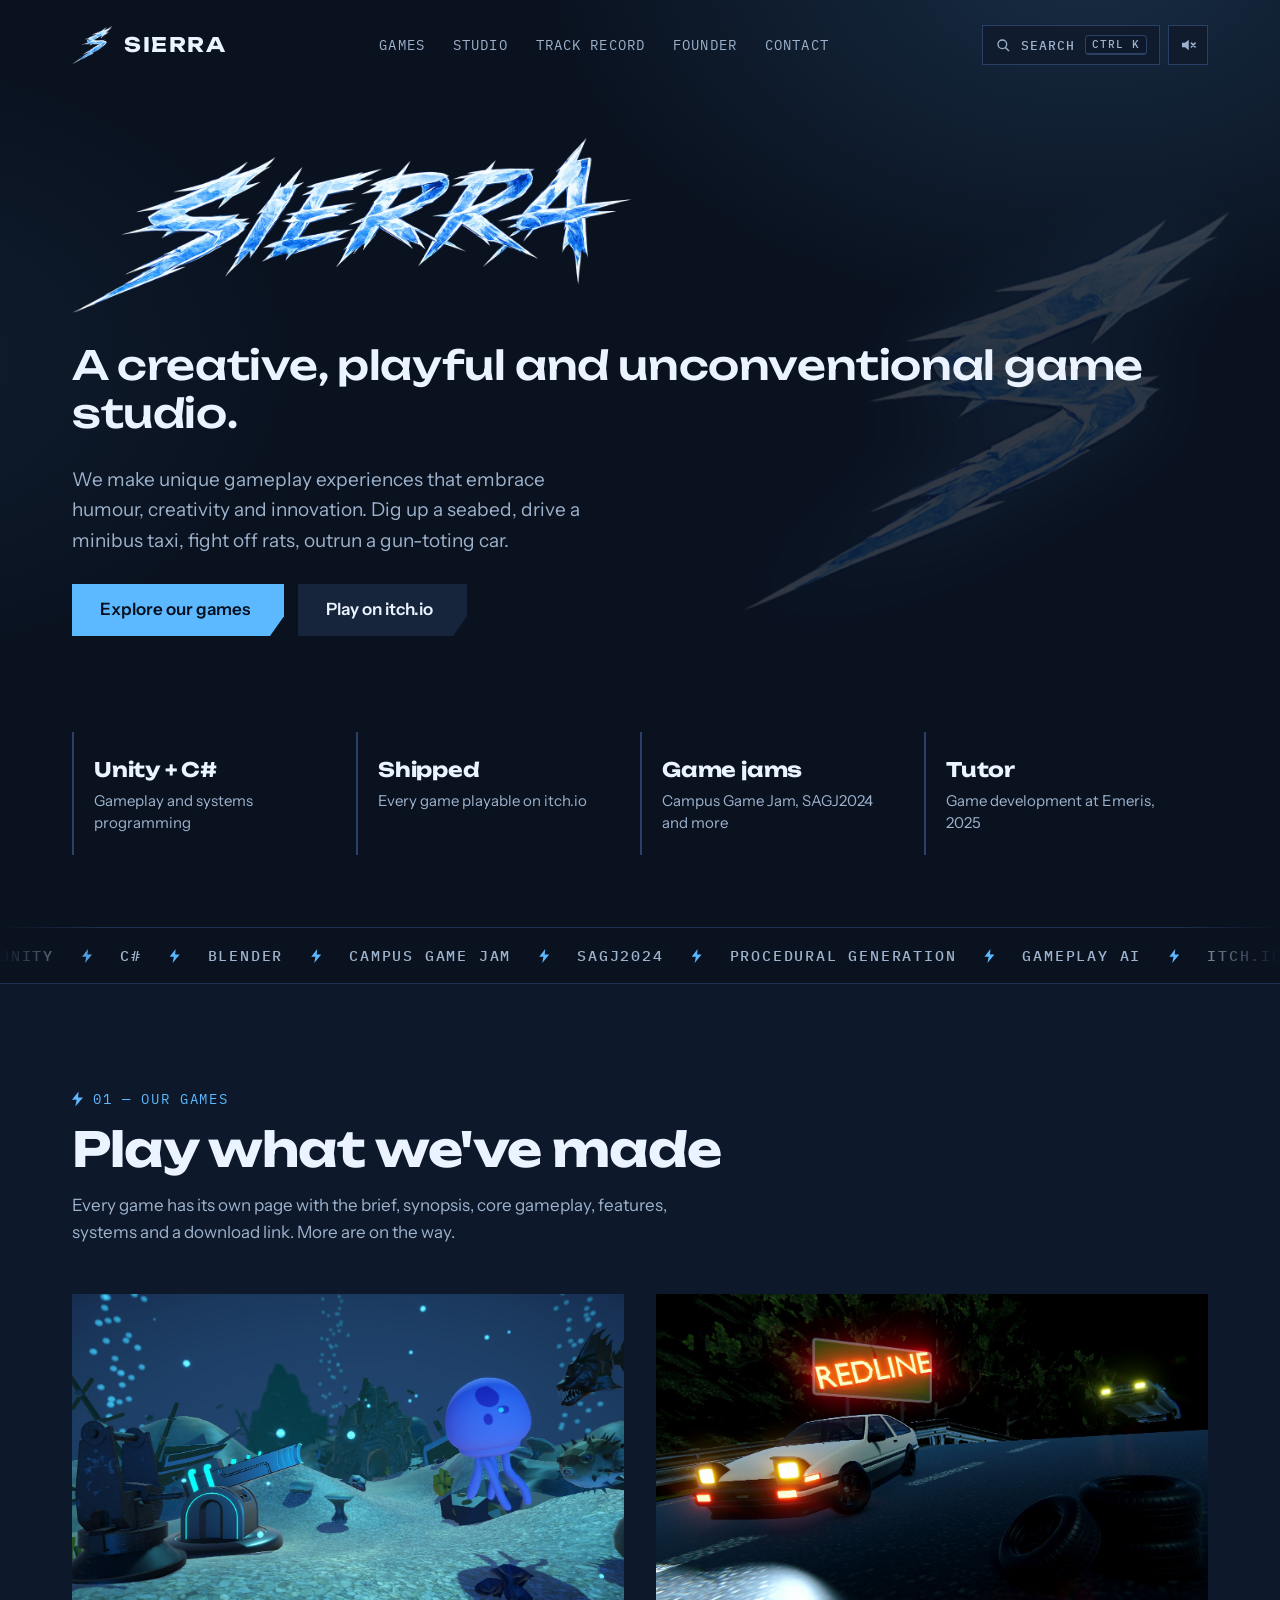
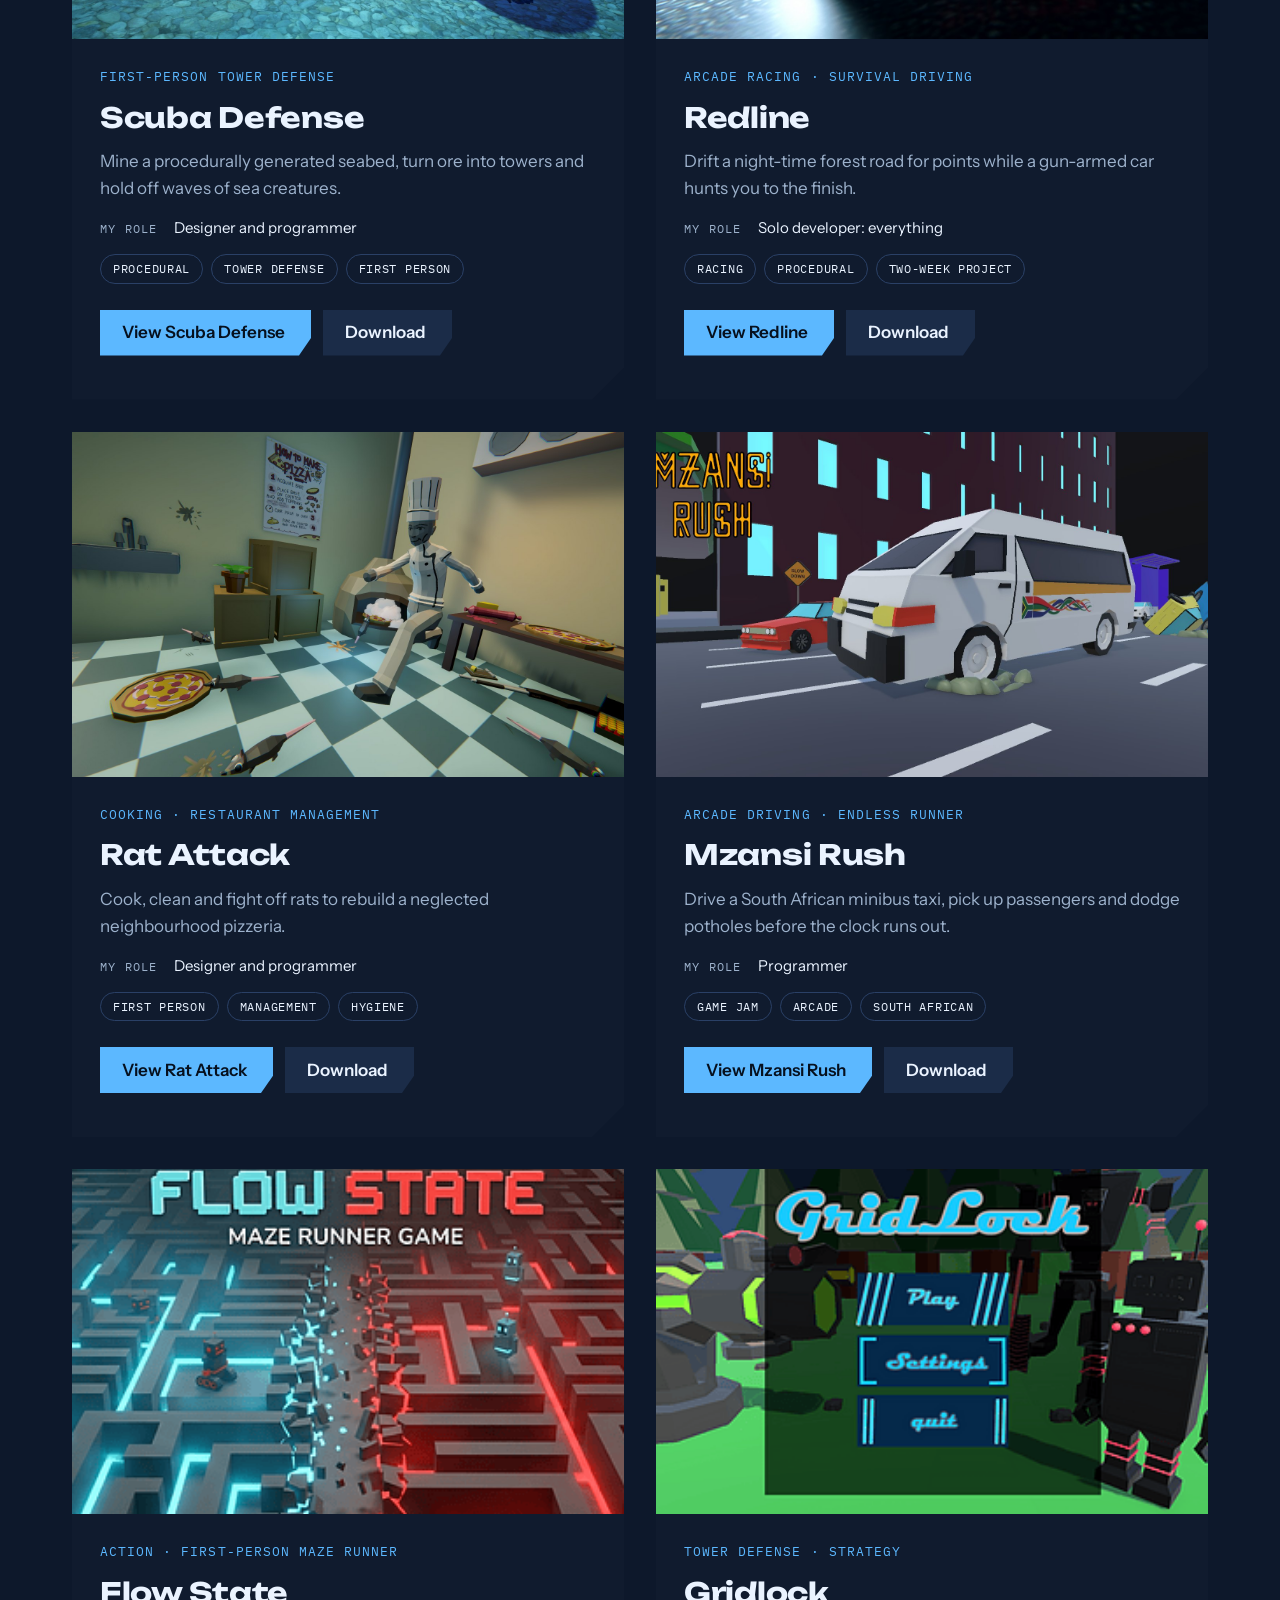
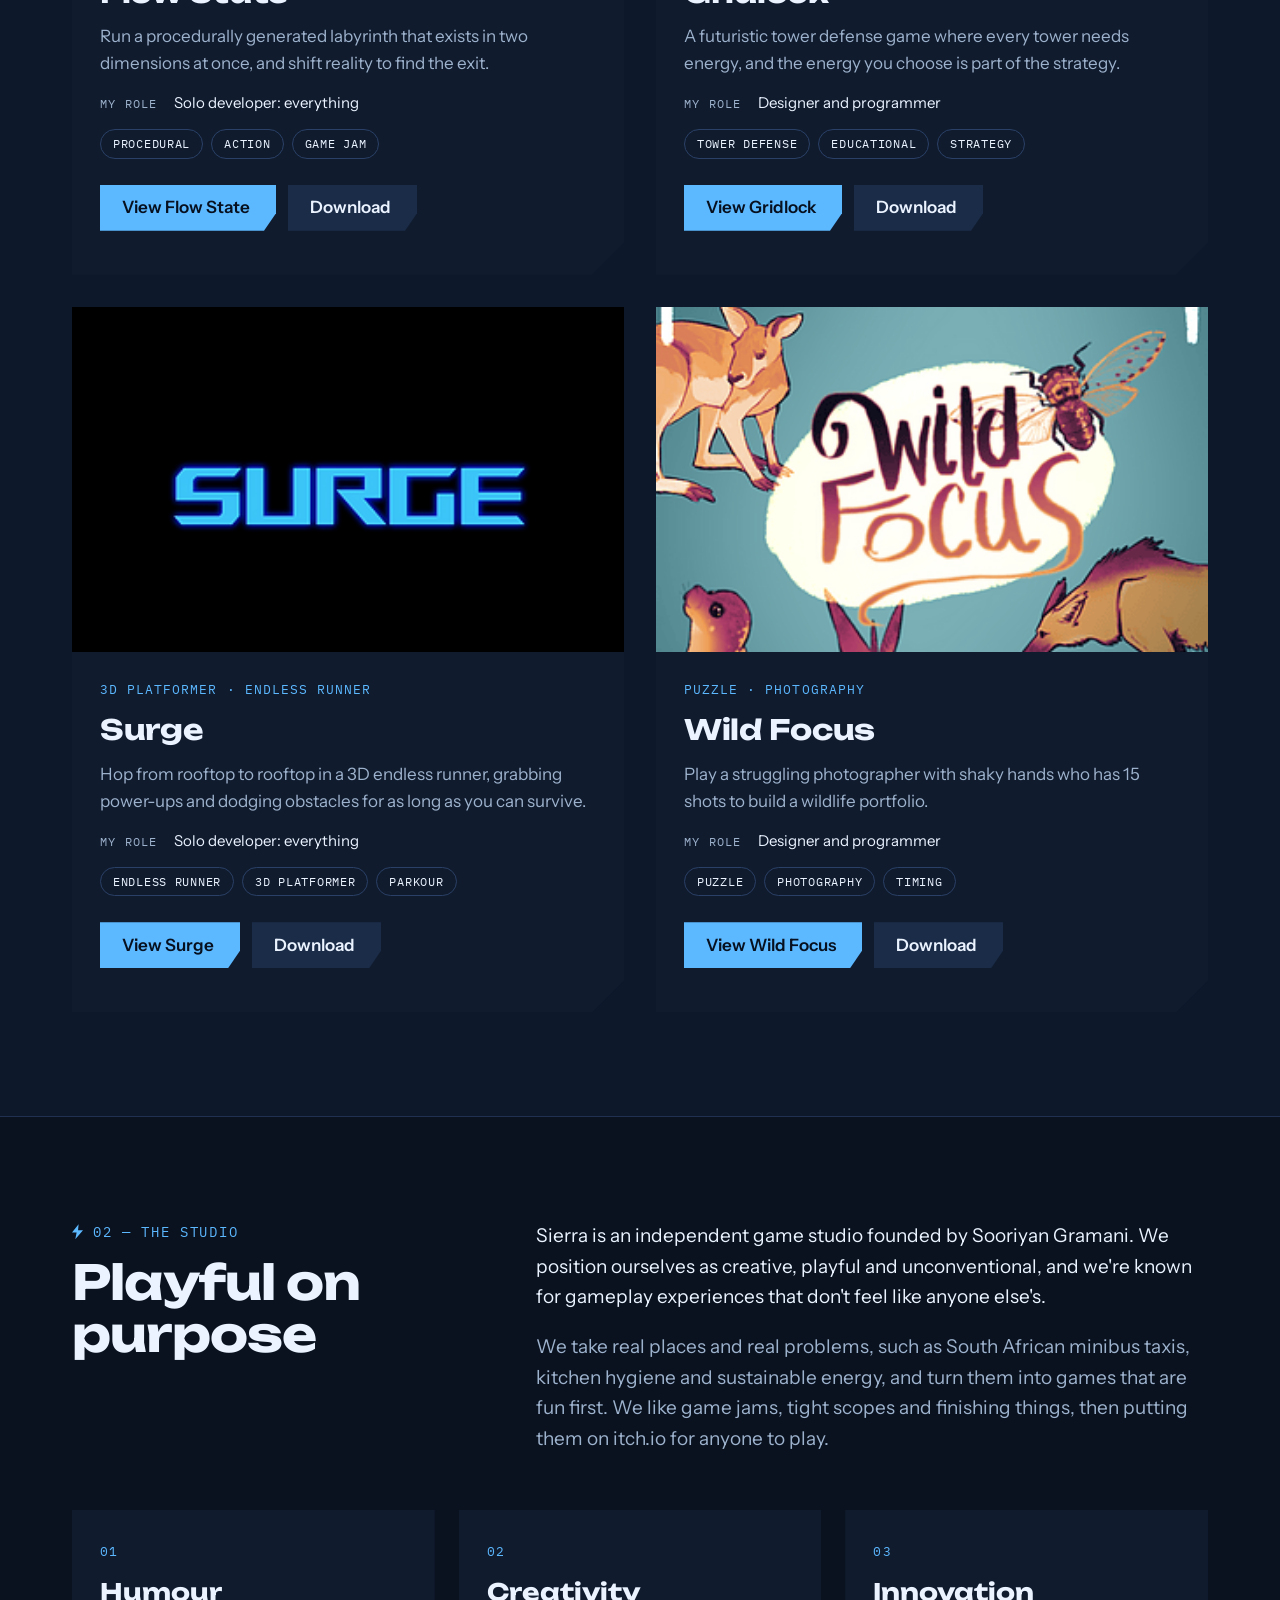
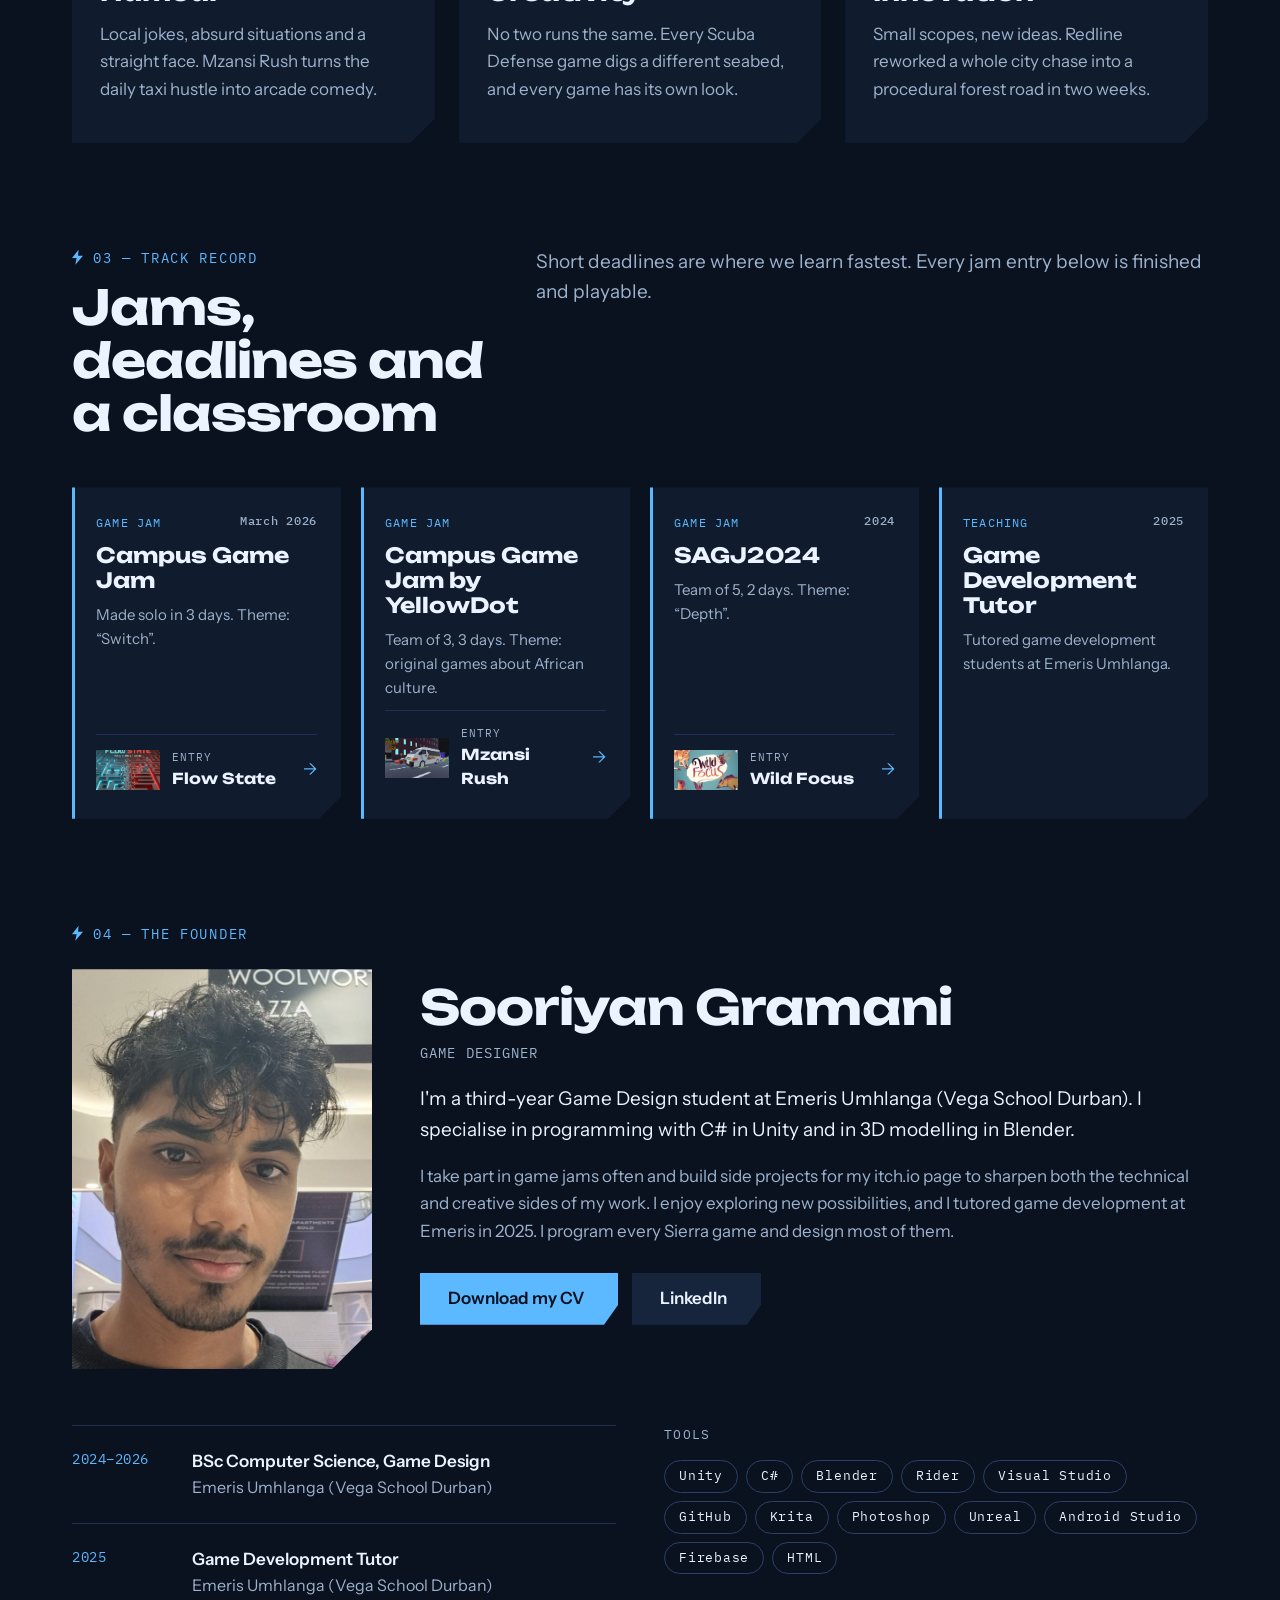
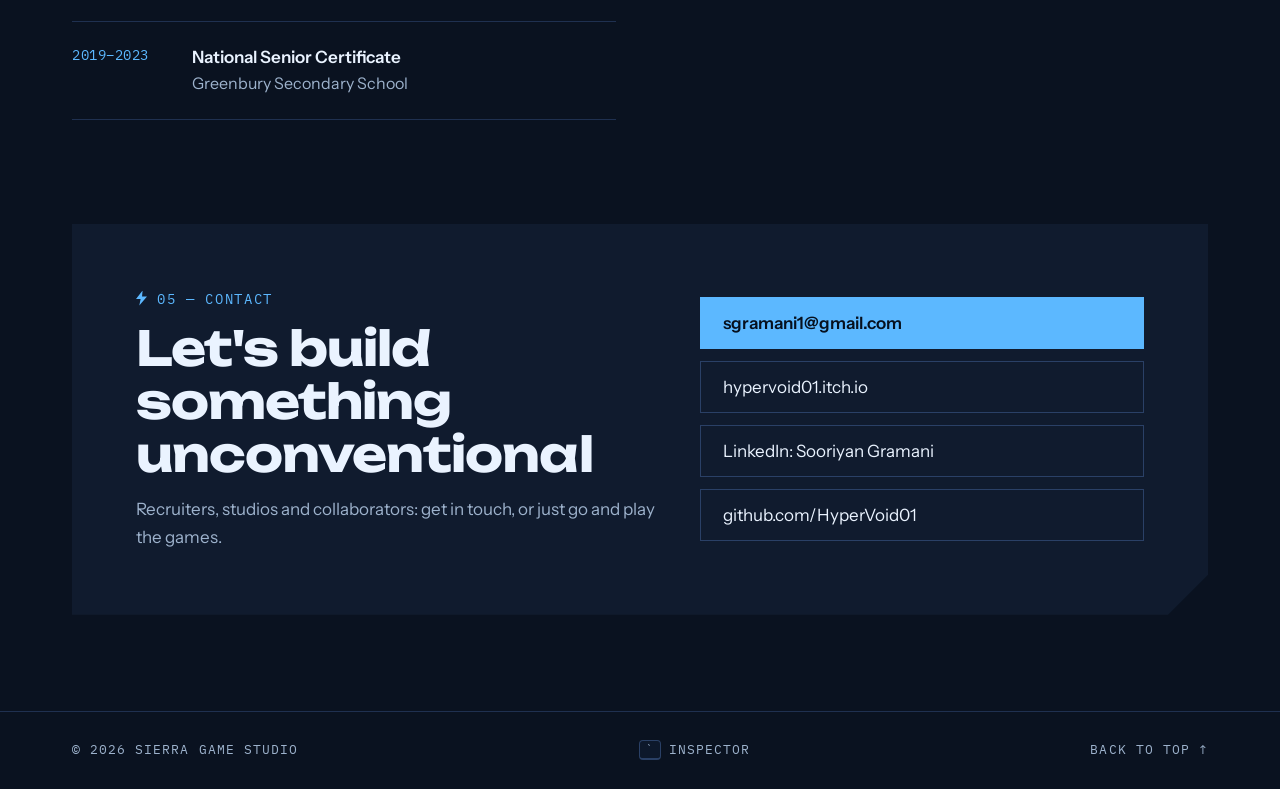
<file: index.html>
<!doctype html>
<html lang="en">
<head>
<meta charset="utf-8">
<meta name="viewport" content="width=device-width, initial-scale=1">
<title>Sierra Game Studio — games by Sooriyan Gramani</title>
<meta name="description" content="Sierra is a creative, playful and unconventional game studio founded by Sooriyan Gramani. Play the games, read the briefs and see the code.">
<link rel="canonical" href="https://hypervoid01.github.io/Portfolio/">
<meta property="og:type" content="website">
<meta property="og:site_name" content="Sierra Game Studio">
<meta property="og:title" content="Sierra Game Studio — games by Sooriyan Gramani">
<meta property="og:description" content="A creative, playful and unconventional game studio. Play the games, read the briefs and see the code.">
<meta property="og:url" content="https://hypervoid01.github.io/Portfolio/">
<meta property="og:image" content="https://hypervoid01.github.io/Portfolio/assets/og/home.jpg">
<meta property="og:image:width" content="1200">
<meta property="og:image:height" content="630">
<meta property="og:image:alt" content="Sierra Game Studio: four game posters beside the line Creative, playful, unconventional">
<meta name="twitter:card" content="summary_large_image">
<meta name="twitter:title" content="Sierra Game Studio — games by Sooriyan Gramani">
<meta name="twitter:description" content="A creative, playful and unconventional game studio. Play the games, read the briefs and see the code.">
<meta name="twitter:image" content="https://hypervoid01.github.io/Portfolio/assets/og/home.jpg">
<meta name="theme-color" content="#0A1220">
<link rel="icon" href="assets/brand/icon.png">
<link rel="preconnect" href="https://fonts.googleapis.com">
<link rel="preconnect" href="https://fonts.gstatic.com" crossorigin>
<link href="https://fonts.googleapis.com/css2?family=Unbounded:wght@500;700&family=Instrument+Sans:wght@400;500;600&family=IBM+Plex+Mono:wght@400;500&display=swap" rel="stylesheet">
<script>document.documentElement.classList.add("js");try{if(!sessionStorage.getItem("sierra-booted")&&!matchMedia("(prefers-reduced-motion: reduce)").matches){document.documentElement.classList.add("booting");sessionStorage.setItem("sierra-booted","1")}}catch(e){}</script>
<link rel="stylesheet" href="css/style.css?v=3">
</head>
<body>

<header class="wrap site-header">
  <a class="brand" href="#top"><img src="assets/brand/icon.png" alt="" width="40" height="38"><span>SIERRA</span></a>
  <nav class="site-nav" aria-label="Main">
    <a href="#games">Games</a>
    <a href="#studio">Studio</a>
    <a href="#record">Track record</a>
    <a href="#founder">Founder</a>
    <a href="#contact">Contact</a>
  </nav>
</header>

<main>
<section id="top" class="wrap hero">
  <img class="hero-bolt" src="assets/brand/icon.png" alt="" aria-hidden="true">
  <div class="hero-copy">
    <img src="assets/brand/wordmark.png" alt="Sierra">
    <h1>A creative, playful and unconventional game studio.</h1>
    <p>We make unique gameplay experiences that embrace humour, creativity and innovation. Dig up a seabed, drive a minibus taxi, fight off rats, outrun a gun-toting car.</p>
    <div class="btn-row">
      <a class="btn primary" href="#games">Explore our games</a>
      <a class="btn" href="https://hypervoid01.itch.io/">Play on itch.io</a>
    </div>
  </div>
</section>

<section class="wrap proof" aria-label="Highlights">
  <div class="proof-item"><b>Unity + C#</b><span>Gameplay and systems programming</span></div>
  <div class="proof-item"><b>Shipped</b><span>Every game playable on itch.io</span></div>
  <div class="proof-item"><b>Game jams</b><span>Campus Game Jam, SAGJ2024 and more</span></div>
  <div class="proof-item"><b>Tutor</b><span>Game development at Emeris, 2025</span></div>
</section>

<div class="strip" id="strip" aria-label="Tools, jams and skills"></div>

<section id="games" class="games-band">
  <div class="wrap">
    <div class="eyebrow">01 — Our games</div>
    <h2 class="big">Play what we've made</h2>
    <p class="games-intro">Every game has its own page with the brief, synopsis, core gameplay, features, systems and a download link. More are on the way.</p>
    <div class="card-grid" id="game-cards"></div>
  </div>
</section>

<section id="studio" class="wrap studio">
  <div class="studio-row">
    <div>
      <div class="eyebrow">02 — The studio</div>
      <h2 class="big">Playful on purpose</h2>
    </div>
    <div>
      <p>Sierra is an independent game studio founded by Sooriyan Gramani. We position ourselves as creative, playful and unconventional, and we're known for gameplay experiences that don't feel like anyone else's.</p>
      <p class="muted">We take real places and real problems, such as South African minibus taxis, kitchen hygiene and sustainable energy, and turn them into games that are fun first. We like game jams, tight scopes and finishing things, then putting them on itch.io for anyone to play.</p>
    </div>
  </div>
  <div class="pillars" id="pillars"></div>
</section>

<section id="record" class="wrap record">
  <div class="studio-row">
    <div>
      <div class="eyebrow">03 — Track record</div>
      <h2 class="big">Jams, deadlines and a classroom</h2>
    </div>
    <div>
      <p class="muted">Short deadlines are where we learn fastest. Every jam entry below is finished and playable.</p>
    </div>
  </div>
  <div class="stats" id="stats" hidden></div>
  <div class="rec-grid" id="recognition"></div>
</section>

<section id="founder" class="wrap founder">
  <div class="eyebrow">04 — The founder</div>
  <div class="founder-top">
    <div class="portrait-wrap" id="portrait">
      <img class="portrait" src="assets/brand/sooriyan.jpg" alt="Sooriyan Gramani, founder of Sierra" width="300" height="400">
    </div>
    <div class="founder-copy">
      <h2 class="big" style="margin-bottom:8px">Sooriyan Gramani</h2>
      <div class="job">Game designer</div>
      <p class="lead">I'm a third-year Game Design student at Emeris Umhlanga (Vega School Durban). I specialise in programming with C# in Unity and in 3D modelling in Blender.</p>
      <p class="muted">I take part in game jams often and build side projects for my itch.io page to sharpen both the technical and creative sides of my work. I enjoy exploring new possibilities, and I tutored game development at Emeris in 2025. I program every Sierra game and design most of them.</p>
      <div class="btn-row" style="margin-top:28px">
        <a class="btn primary" href="Sooriyan_Gramani_CV.pdf">Download my CV</a>
        <a class="btn" href="https://www.linkedin.com/in/sooriyan-gramani-740196435/">LinkedIn</a>
      </div>
    </div>
  </div>
  <div class="founder-bottom">
    <div>
      <div id="timeline"></div>
      <div class="timeline-end"></div>
    </div>
    <div class="tools">
      <div class="mono-label">Tools</div>
      <div class="tags" id="tools"></div>
    </div>
  </div>
</section>

<section id="contact" class="wrap contact">
  <div class="contact-box">
    <div>
      <div class="eyebrow">05 — Contact</div>
      <h2 class="big">Let's build something unconventional</h2>
      <p>Recruiters, studios and collaborators: get in touch, or just go and play the games.</p>
    </div>
    <div class="contact-links">
      <a href="mailto:sgramani1@gmail.com">sgramani1@gmail.com</a>
      <a href="https://hypervoid01.itch.io/">hypervoid01.itch.io</a>
      <a href="https://www.linkedin.com/in/sooriyan-gramani-740196435/">LinkedIn: Sooriyan Gramani</a>
      <a href="https://github.com/HyperVoid01">github.com/HyperVoid01</a>
    </div>
  </div>
</section>
</main>

<footer class="site-footer">
  <div class="wrap">
    <span>© 2026 Sierra Game Studio</span>
    <a href="#top">Back to top ↑</a>
  </div>
</footer>

<noscript><p class="wrap muted">The game list needs JavaScript. Browse the games on <a href="https://hypervoid01.itch.io/">itch.io</a>.</p></noscript>
<script src="js/data.js?v=3"></script>
<script src="js/site.js?v=3"></script>
<script src="js/extras.js?v=3"></script>
<script>renderHome();</script>
</body>
</html>
</file>
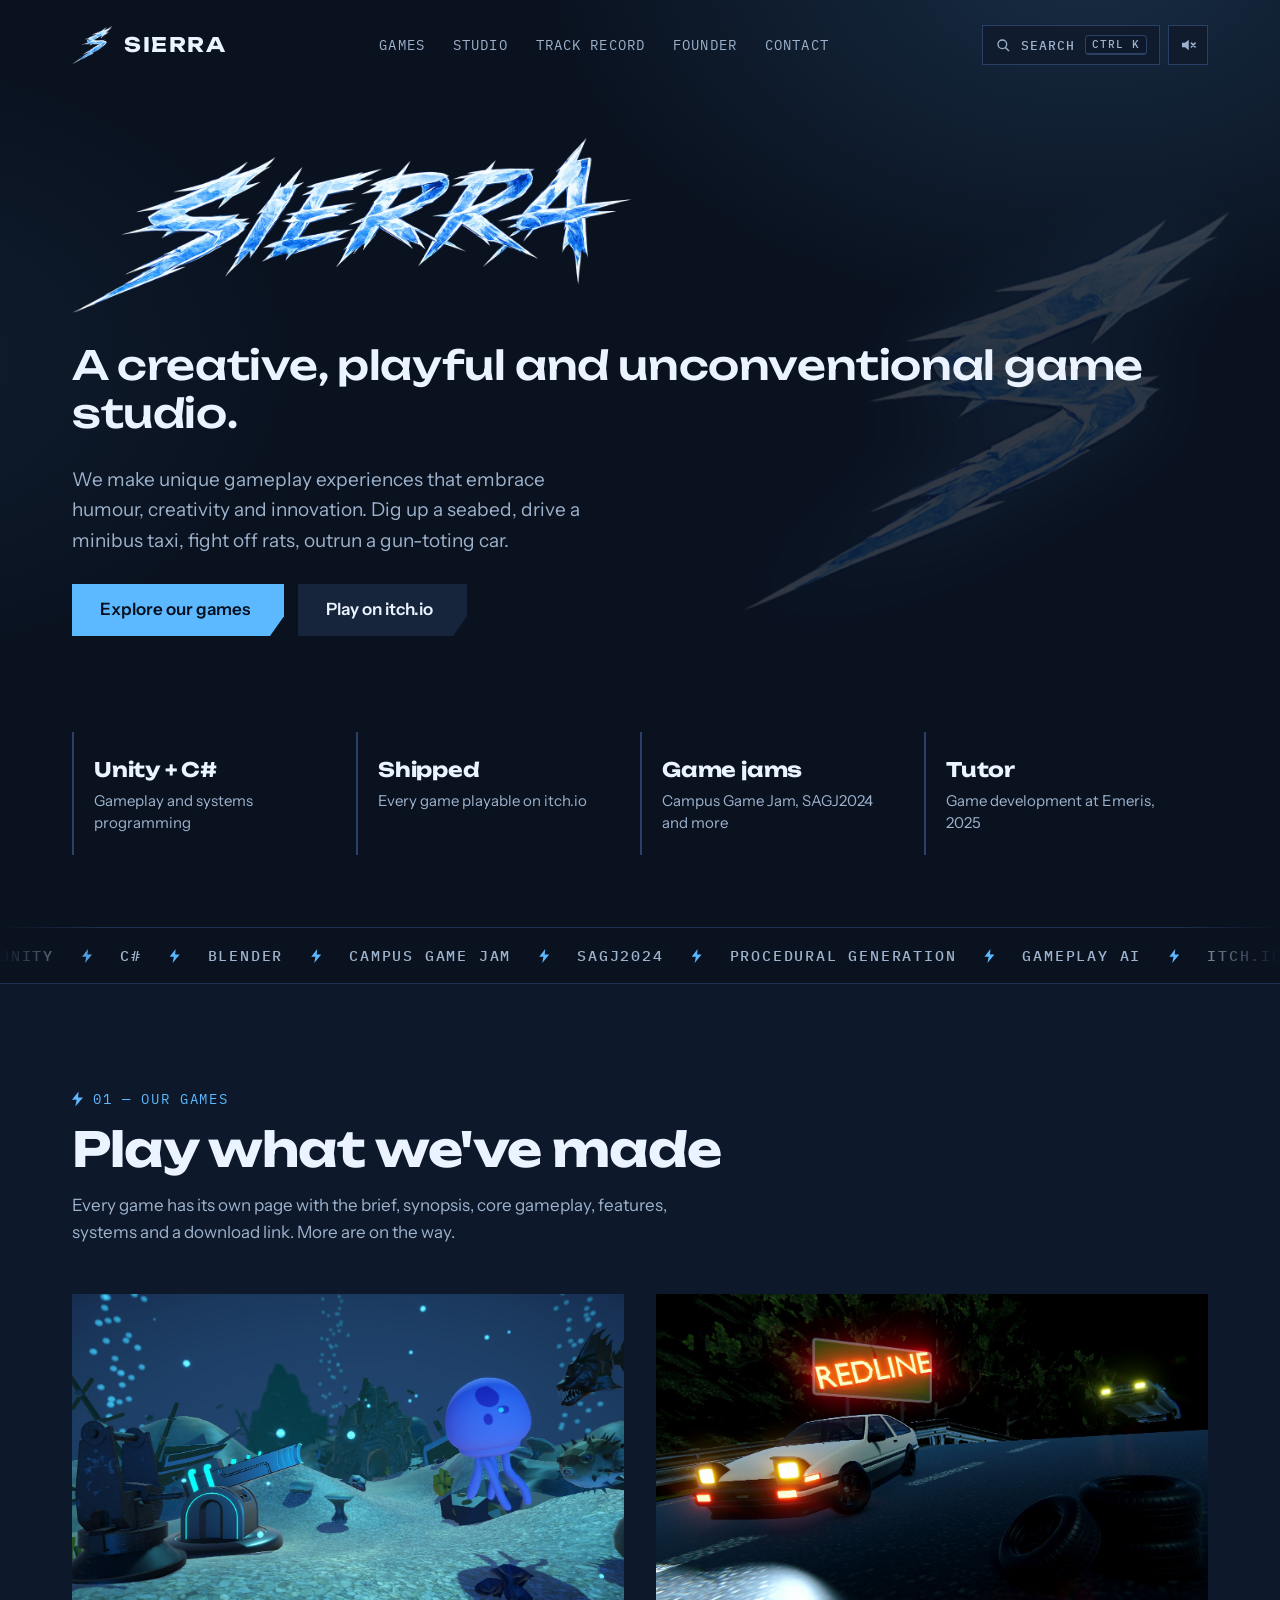
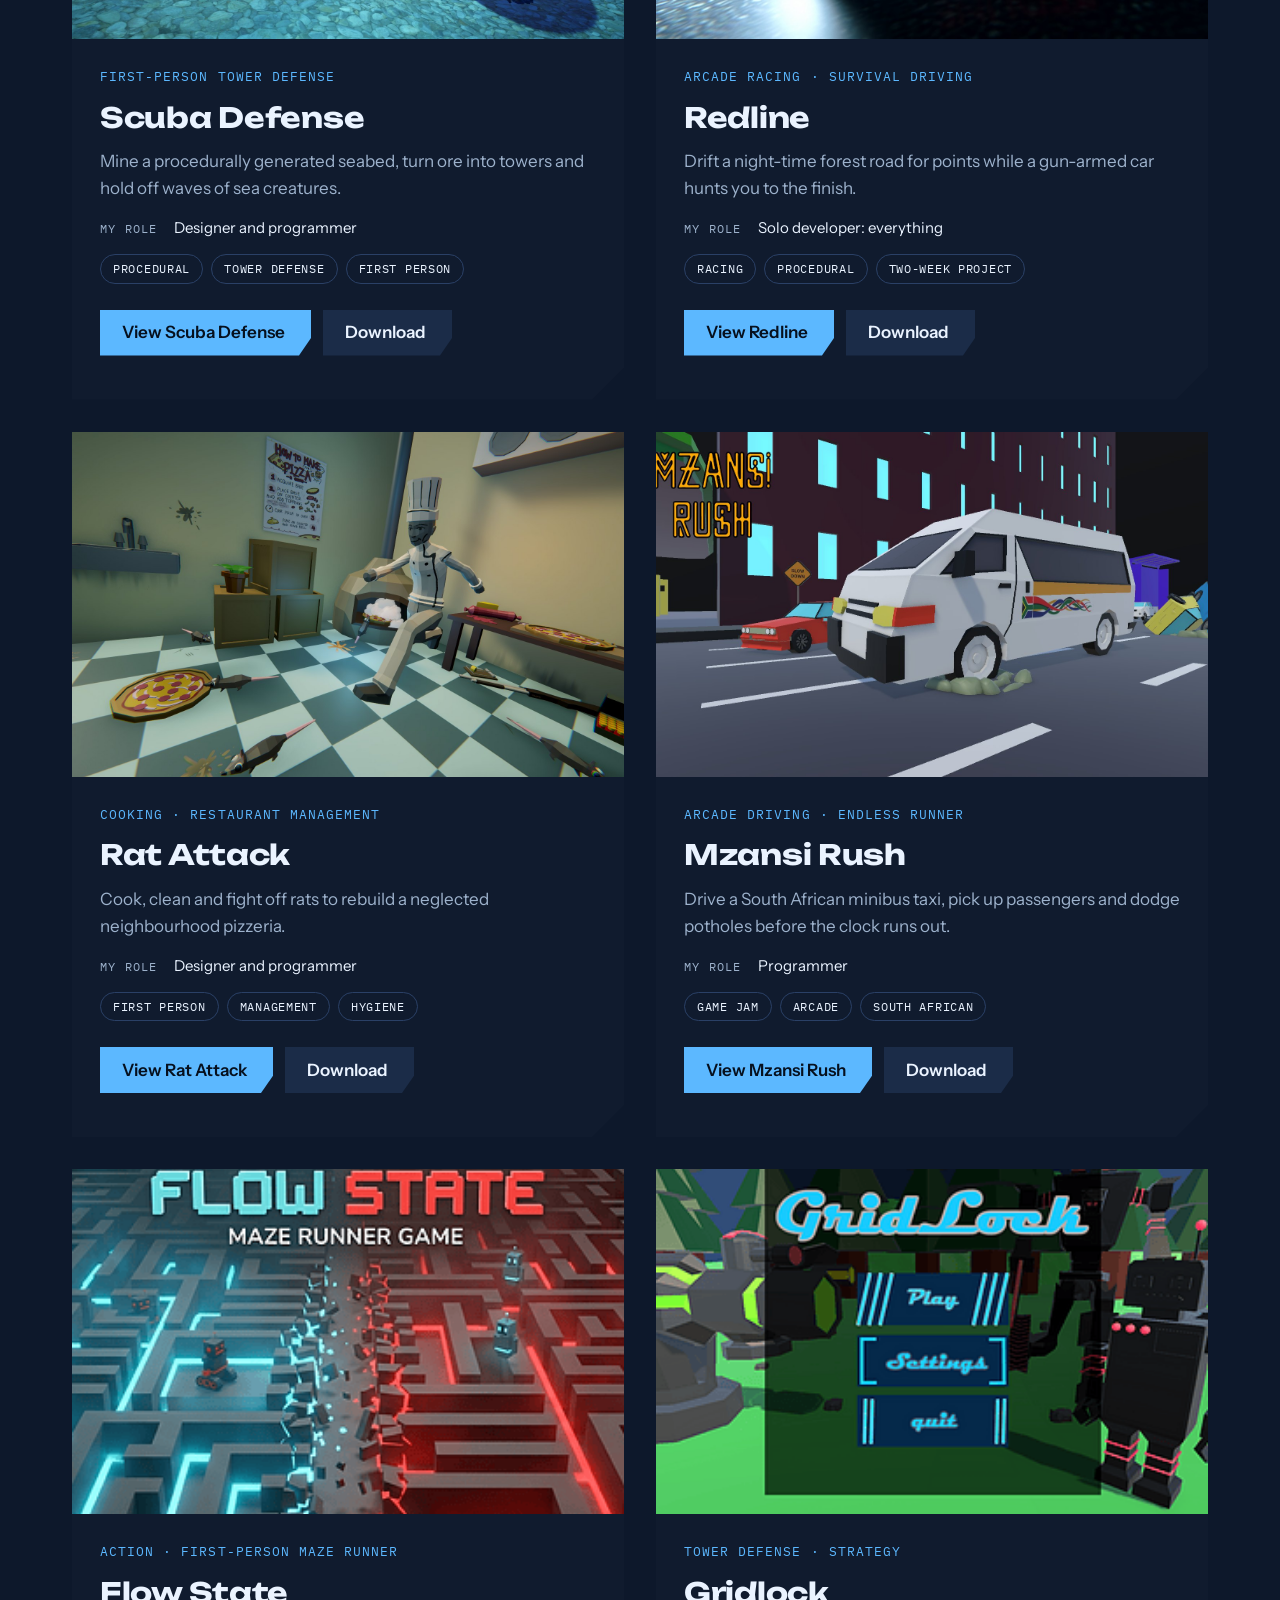
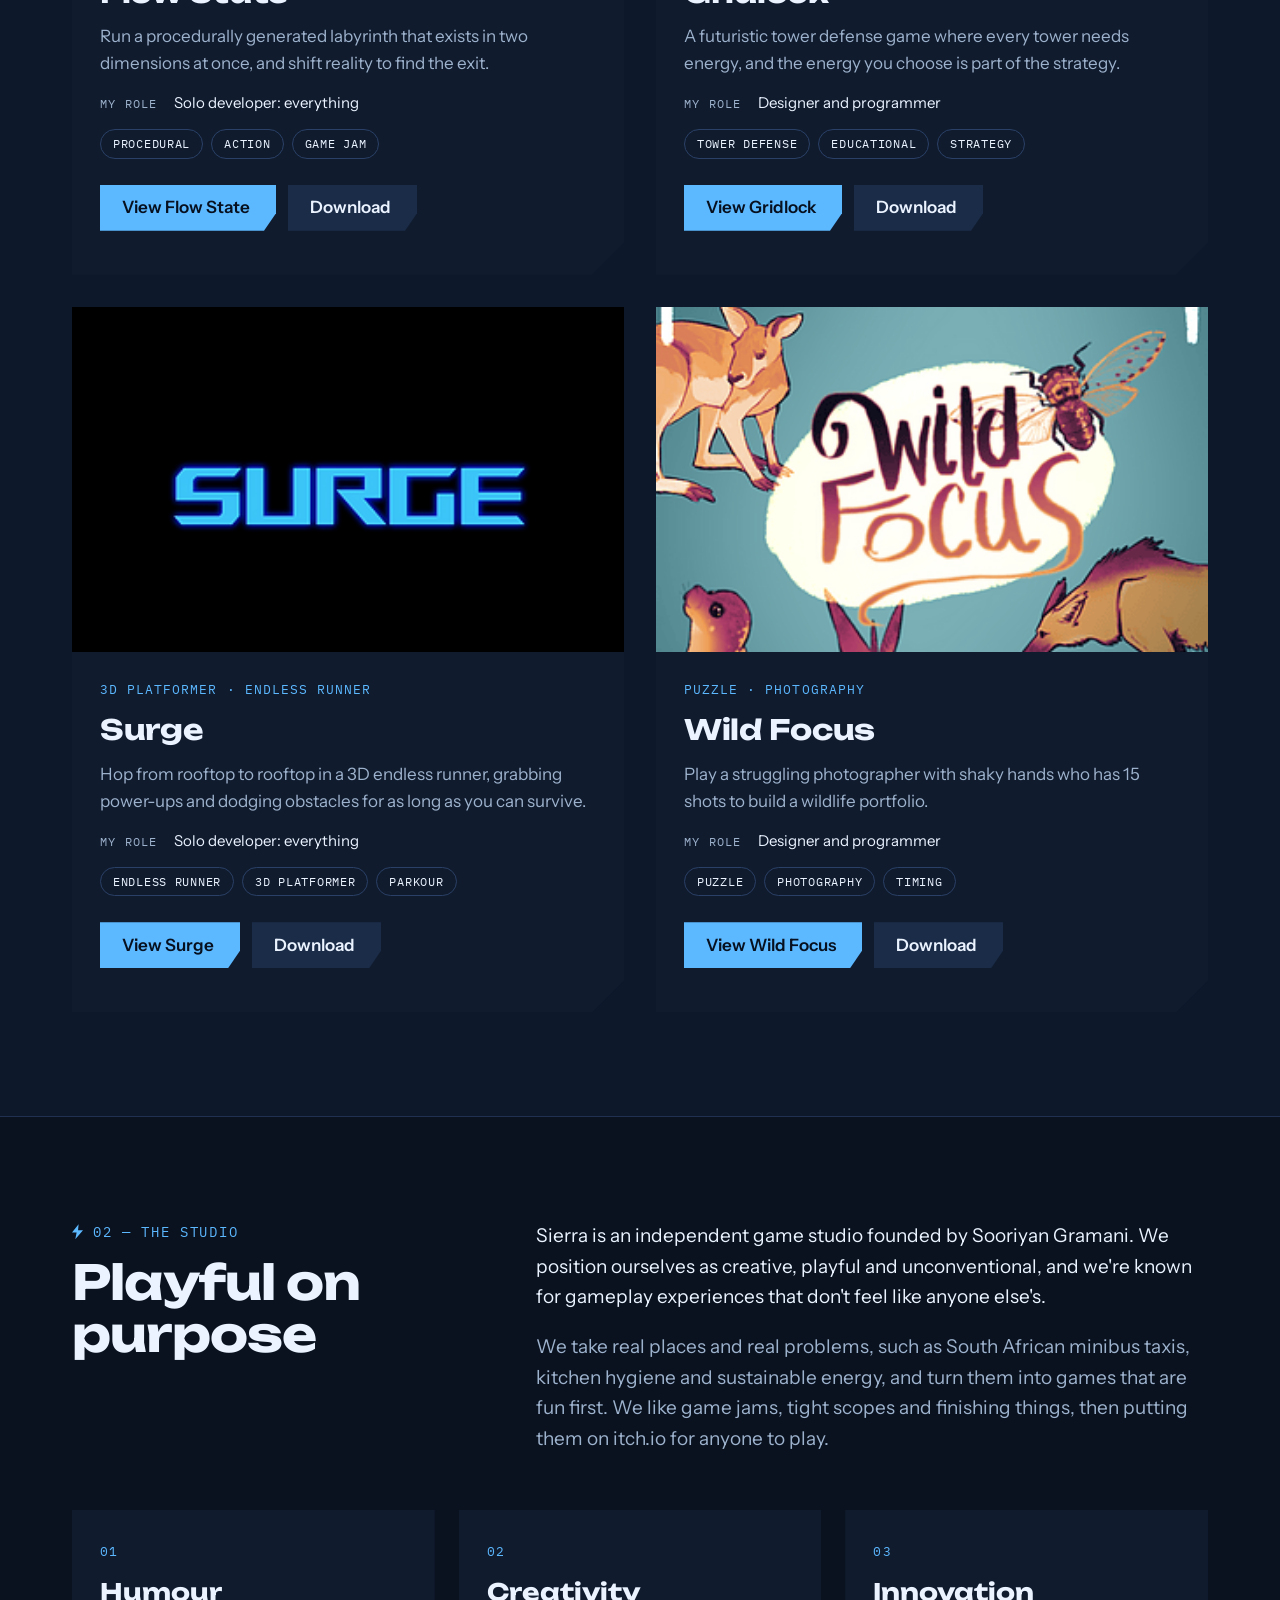
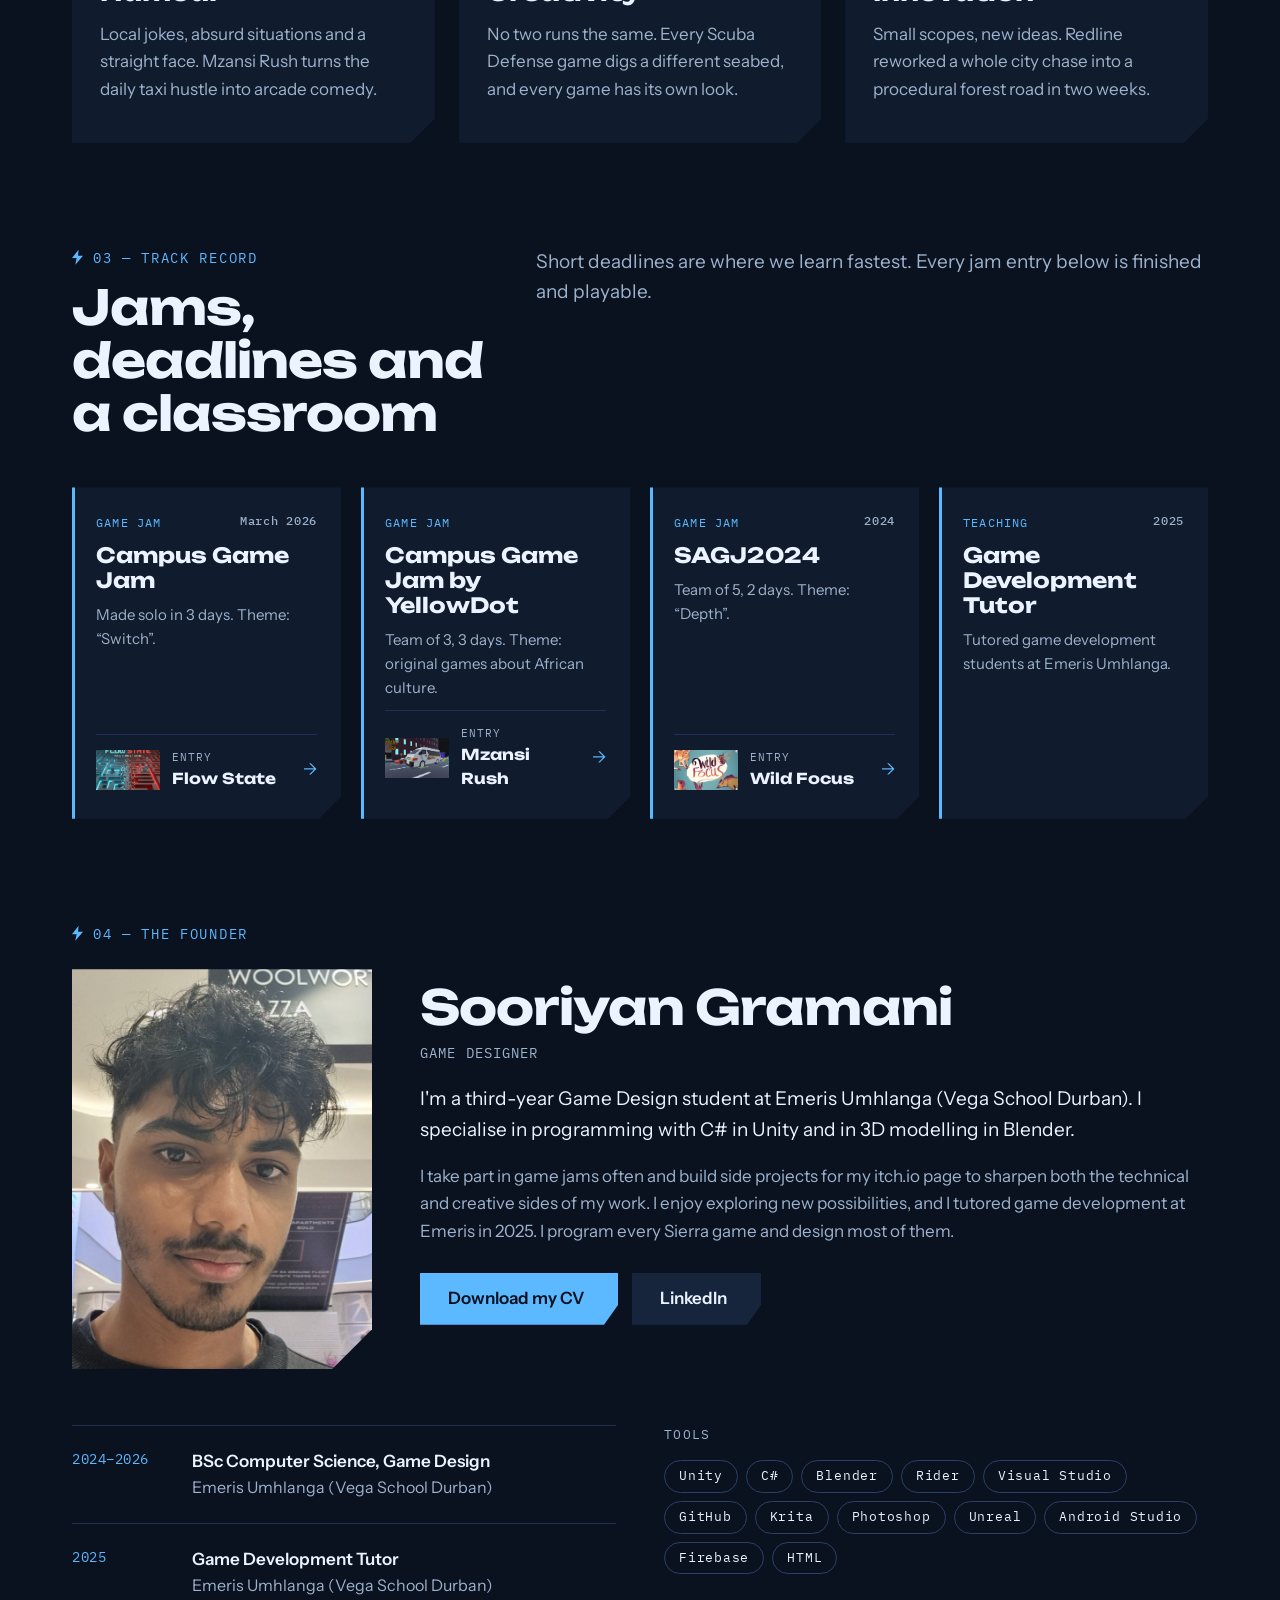
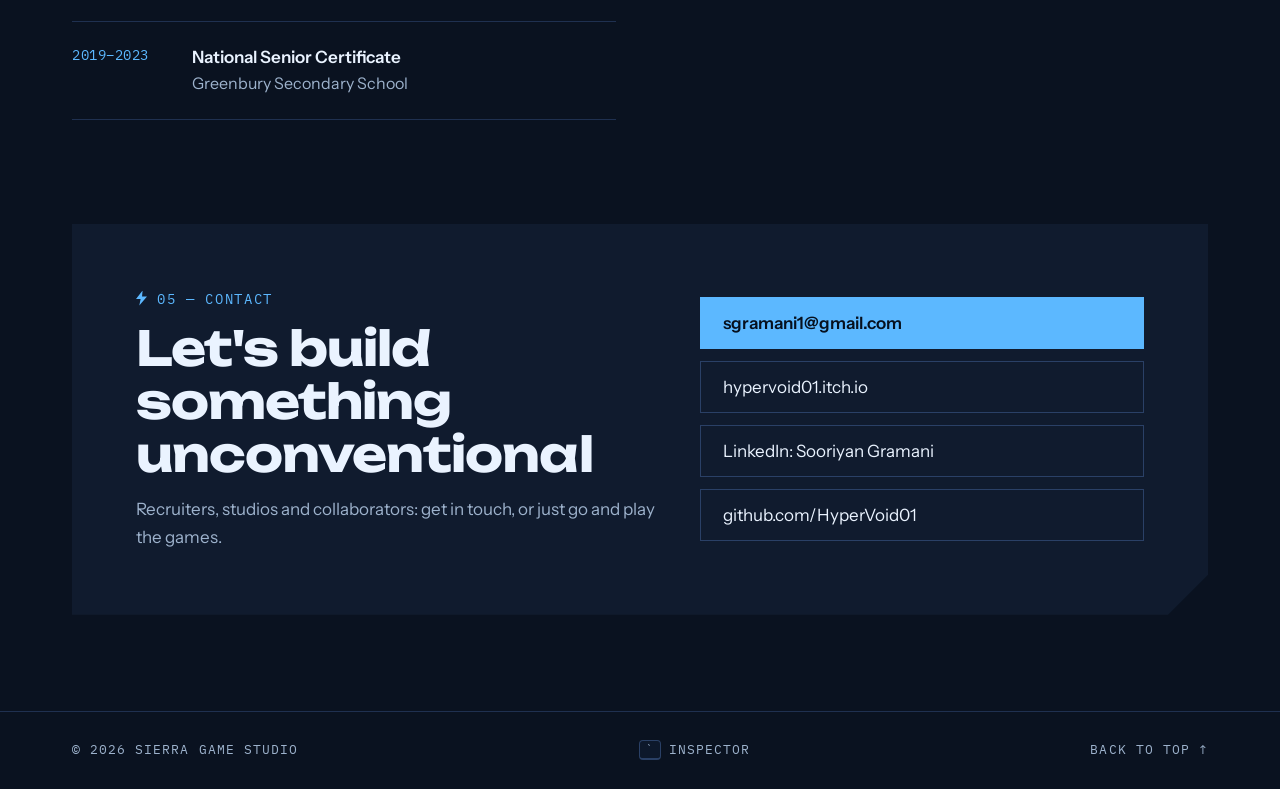
<file: game.html>
<!doctype html>
<html lang="en">
<head>
<meta charset="utf-8">
<meta name="viewport" content="width=device-width, initial-scale=1">
<title>Sierra Game Studio</title>
<meta name="robots" content="noindex">
<link rel="icon" href="assets/brand/icon.png">
<script>
  /* Old links used game.html?game=<slug>. Game pages now live at games/<slug>.html */
  (function () {
    var slug = new URLSearchParams(location.search).get('game');
    location.replace(slug && /^[a-z0-9-]+$/.test(slug) ? 'games/' + slug + '.html' : 'index.html#games');
  })();
</script>
</head>
<body style="background:#0A1220;color:#EAF3FF;font-family:system-ui,sans-serif">
<p style="padding:32px">Moved. <a href="index.html#games" style="color:#5CB8FF">See all games</a>.</p>
</body>
</html>
</file>
<file: css/style.css>
/* Sierra Game Studio — shared styles */
:root {
  --accent: #5CB8FF;
  --bg: #0A1220;
  --surface: #101B2E;
  --surface-2: #0D182B;
  --surface-3: #16243C;
  --border: #1F3050;
  --border-2: #2A4066;
  --text: #EAF3FF;
  --muted: #9DB2CC;
  --ink: #06101E;
  --mono: 'IBM Plex Mono', ui-monospace, monospace;
  --display: 'Unbounded', sans-serif;
  --body: 'Instrument Sans', system-ui, sans-serif;
}

* { box-sizing: border-box; }
html { scroll-behavior: smooth; }
body {
  margin: 0;
  background: radial-gradient(900px 600px at 85% -5%, rgba(92,184,255,0.16), transparent 60%), radial-gradient(700px 500px at -10% 40%, rgba(92,184,255,0.07), transparent 60%), var(--bg);
  background-attachment: fixed;
  color: var(--text);
  font-family: var(--body);
  font-size: 17px;
  line-height: 1.6;
  min-height: 100vh;
}
a { color: inherit; }
img { max-width: 100%; }
:focus-visible { outline: 2px solid var(--accent); outline-offset: 3px; }

.wrap { max-width: 1200px; margin: 0 auto; padding-left: 32px; padding-right: 32px; }
.eyebrow { font-family: var(--mono); font-size: 14px; text-transform: uppercase; letter-spacing: 0.12em; color: var(--accent); }
.mono-label { font-family: var(--mono); font-size: 12px; text-transform: uppercase; letter-spacing: 0.1em; color: var(--muted); }
.muted { color: var(--muted); }
h1, h2, h3 { font-family: var(--display); font-weight: 700; margin: 0; }
h2.section { margin: 12px 0 40px; font-size: clamp(28px, 4vw, 44px); line-height: 1.1; letter-spacing: -0.02em; }
h2.big { margin: 12px 0 0; font-size: clamp(30px, 4vw, 48px); line-height: 1.1; letter-spacing: -0.02em; }
h2.sub { margin: 12px 0 20px; font-size: 30px; line-height: 1.15; letter-spacing: -0.015em; }

/* Buttons */
.btn { display: inline-flex; align-items: center; min-height: 52px; padding: 0 34px 0 28px; font-weight: 600; text-decoration: none; background: var(--surface-3); color: var(--text); clip-path: polygon(0 0, 100% 0, 100% 62%, calc(100% - 14px) 100%, 0 100%); }
.btn.primary { background: var(--accent); color: var(--ink); }
.btn.sm { min-height: 46px; padding: 0 26px 0 22px; clip-path: polygon(0 0, 100% 0, 100% 62%, calc(100% - 12px) 100%, 0 100%); }
.btn.alt { background: #1B2C48; }
.btn.lg { min-height: 54px; padding: 0 36px 0 30px; }
.btn:hover { filter: brightness(1.12); }
.btn-row { display: flex; flex-wrap: wrap; gap: 14px; }

/* Header / footer */
.site-header { display: flex; flex-wrap: wrap; align-items: center; justify-content: space-between; gap: 16px; padding-top: 24px; padding-bottom: 24px; }
.brand { display: flex; align-items: center; gap: 12px; text-decoration: none; }
.brand span { font-family: var(--display); font-weight: 700; font-size: 20px; letter-spacing: 0.08em; }
.site-nav { display: flex; flex-wrap: wrap; gap: 6px 28px; font-family: var(--mono); font-size: 14px; text-transform: uppercase; letter-spacing: 0.08em; }
.site-nav a { text-decoration: none; color: var(--muted); padding: 10px 0; }
.site-nav a:hover { color: var(--text); }
.site-footer { border-top: 1px solid var(--border); }
.site-footer .wrap { padding-top: 28px; padding-bottom: 28px; display: flex; flex-wrap: wrap; justify-content: space-between; gap: 12px; font-family: var(--mono); font-size: 13px; text-transform: uppercase; letter-spacing: 0.08em; color: var(--muted); }
.site-footer a { text-decoration: none; }

/* Hero */
.hero { padding-top: 48px; padding-bottom: 96px; display: flex; flex-wrap: wrap; gap: 56px; align-items: center; }
.hero-copy { flex: 1 1 480px; min-width: 0; display: flex; flex-direction: column; gap: 28px; }
.hero-copy img { display: block; width: min(100%, 560px); height: auto; }
.hero h1 { font-weight: 500; font-size: clamp(26px, 3.2vw, 40px); line-height: 1.2; letter-spacing: -0.01em; }
.hero p { margin: 0; max-width: 540px; color: var(--muted); font-size: 19px; }

/* Games */
.games-band { background: var(--surface-2); border-top: 1px solid var(--border); border-bottom: 1px solid var(--border); }
.games-band .wrap { padding-top: 104px; padding-bottom: 104px; }
.games-intro { margin: 16px 0 48px; max-width: 620px; color: var(--muted); }
.card-grid { display: grid; grid-template-columns: repeat(auto-fill, minmax(min(100%, 520px), 1fr)); gap: 32px; }
.card { background: var(--surface); display: flex; flex-direction: column; clip-path: polygon(0 0, 100% 0, 100% calc(100% - 32px), calc(100% - 32px) 100%, 0 100%); }
.card > a.cover { display: block; }
.card img { display: block; width: 100%; aspect-ratio: 16/10; object-fit: cover; object-position: center 30%; }
.card-body { padding: 28px 28px 44px; display: flex; flex-direction: column; gap: 14px; flex: 1; }
.card .genre { font-family: var(--mono); font-size: 13px; text-transform: uppercase; letter-spacing: 0.08em; color: var(--accent); }
.card h3 { font-size: 28px; line-height: 1.15; letter-spacing: -0.01em; }
.card p { margin: 0; color: var(--muted); }
.card .role { font-size: 15px; }
.tags { display: flex; flex-wrap: wrap; gap: 8px; }
.tag { font-family: var(--mono); font-size: 12px; text-transform: uppercase; letter-spacing: 0.06em; border: 1px solid var(--border-2); border-radius: 999px; padding: 4px 12px; }
.tag.plain { font-family: var(--body); font-size: 15px; text-transform: none; letter-spacing: 0; padding: 4px 14px; }
.tag.tool { font-size: 13px; text-transform: none; padding: 5px 14px; }
.card-actions { display: flex; flex-wrap: wrap; gap: 12px; margin-top: auto; padding-top: 12px; }

/* Studio + founder */
.studio { padding-top: 104px; }
.studio-row { display: flex; flex-wrap: wrap; gap: 48px; align-items: flex-start; }
.studio-row > :first-child { flex: 1 1 320px; min-width: 0; }
.studio-row > :last-child { flex: 2 1 480px; min-width: 0; display: flex; flex-direction: column; gap: 20px; font-size: 19px; }
.studio-row p { margin: 0; }
.pillars { display: grid; grid-template-columns: repeat(auto-fit, minmax(min(100%, 300px), 1fr)); gap: 24px; margin-top: 56px; }
.pillar { background: var(--surface); padding: 32px 28px 40px; clip-path: polygon(0 0, 100% 0, 100% calc(100% - 24px), calc(100% - 24px) 100%, 0 100%); }
.pillar .num { font-family: var(--mono); font-size: 13px; color: var(--accent); letter-spacing: 0.1em; }
.pillar h3 { margin: 10px 0; font-size: 24px; }
.pillar p { margin: 0; color: var(--muted); }
.founder { padding-top: 104px; }
.founder-row { display: flex; flex-wrap: wrap; gap: 56px; }
.founder-row > :first-child { flex: 1 1 440px; min-width: 0; }
.founder-row > :last-child { flex: 1 1 400px; min-width: 0; display: flex; flex-direction: column; }
.founder-head { display: flex; align-items: center; gap: 20px; margin: 12px 0 24px; }
.founder-head img { display: block; flex: none; width: 104px; height: 104px; object-fit: cover; object-position: center 30%; clip-path: polygon(0 0, 100% 0, 100% calc(100% - 16px), calc(100% - 16px) 100%, 0 100%); }
.founder-head h2 { font-size: clamp(30px, 4vw, 48px); line-height: 1.1; letter-spacing: -0.02em; }
.job { font-family: var(--mono); font-size: 14px; text-transform: uppercase; letter-spacing: 0.08em; color: var(--muted); margin-bottom: 20px; }
.founder p { margin: 0 0 18px; }
.founder p.lead { font-size: 19px; }
.timeline-row { display: flex; gap: 24px; padding: 22px 0; border-top: 1px solid var(--border); }
.timeline-row .years { flex: 0 0 96px; font-family: var(--mono); font-size: 14px; color: var(--accent); letter-spacing: 0.04em; }
.timeline-row .place { color: var(--muted); font-size: 16px; }
.timeline-end { border-top: 1px solid var(--border); }
.tools { margin-top: 32px; }
.tools .mono-label { font-size: 13px; margin-bottom: 14px; }

/* Contact */
.contact { padding-top: 104px; padding-bottom: 96px; }
.contact-box { background: var(--surface); padding: clamp(28px, 5vw, 64px); display: flex; flex-wrap: wrap; gap: 40px; align-items: center; justify-content: space-between; clip-path: polygon(0 0, 100% 0, 100% calc(100% - 40px), calc(100% - 40px) 100%, 0 100%); }
.contact-box > :first-child { flex: 1 1 380px; min-width: 0; }
.contact-box > :first-child p { margin: 16px 0 0; color: var(--muted); }
.contact-links { flex: 1 1 300px; display: flex; flex-direction: column; gap: 12px; }
.contact-links a { display: flex; align-items: center; min-height: 52px; padding: 0 22px; border: 1px solid var(--border-2); text-decoration: none; }
.contact-links a:first-child { background: var(--accent); color: var(--ink); font-weight: 600; border-color: var(--accent); }

/* Game page */
.crumb { text-decoration: none; font-family: var(--mono); font-size: 14px; text-transform: uppercase; letter-spacing: 0.08em; color: var(--muted); padding: 10px 0; }
.game-title { padding-top: 40px; padding-bottom: 48px; }
.game-title h1 { margin-top: 16px; font-size: clamp(40px, 7vw, 96px); line-height: 1; letter-spacing: -0.03em; }
.game-title .tagline { margin: 24px 0 32px; max-width: 680px; color: var(--muted); font-size: 21px; }
.poster-credits { padding-bottom: 88px; display: flex; flex-wrap: wrap; gap: 48px; align-items: flex-start; }
.poster { flex: 1.4 1 480px; min-width: 0; margin: 0; }
.poster img { display: block; width: 100%; height: auto; clip-path: polygon(0 0, 100% 0, 100% calc(100% - 40px), calc(100% - 40px) 100%, 0 100%); }
.poster figcaption { display: flex; flex-wrap: wrap; justify-content: space-between; gap: 8px 16px; margin-top: 16px; font-family: var(--mono); font-size: 13px; text-transform: uppercase; letter-spacing: 0.08em; color: var(--muted); }
.poster figcaption span:first-child { color: var(--text); }
.credits { flex: 1 1 340px; min-width: 0; }
.credits h2 { margin: 12px 0 24px; font-size: 30px; line-height: 1.15; letter-spacing: -0.015em; }
.credit-list { border-bottom: 1px solid var(--border); }
.credit { padding: 16px 0; border-top: 1px solid var(--border); }
.credit b { display: block; font-size: 18px; }
.credit span { color: var(--muted); font-size: 15px; }
.specs { padding-bottom: 88px; }
.spec-grid { border-top: 1px solid var(--border); display: grid; grid-template-columns: repeat(auto-fit, minmax(min(100%, 220px), 1fr)); }
.spec { padding: 24px 24px 24px 0; border-bottom: 1px solid var(--border); }
.spec div { margin-top: 6px; font-weight: 500; }
.two-col { padding-bottom: 88px; display: flex; flex-wrap: wrap; gap: 56px; }
.two-col > div { flex: 1 1 440px; min-width: 0; }
.two-col p { margin: 0; color: var(--muted); }
.band { background: var(--surface-2); border-top: 1px solid var(--border); border-bottom: 1px solid var(--border); }
.band .wrap { padding-top: 88px; padding-bottom: 88px; display: flex; flex-wrap: wrap; gap: 56px; }
.band .wrap > :first-child { flex: 1 1 320px; min-width: 0; }
.band .wrap > :first-child h2 { margin: 12px 0 16px; font-size: clamp(28px, 4vw, 44px); line-height: 1.1; letter-spacing: -0.02em; }
.band .wrap > :first-child p { margin: 0; color: var(--muted); }
.rows { flex: 2 1 480px; min-width: 0; border-bottom: 1px solid var(--border); }
.row { padding: 18px 0; border-top: 1px solid var(--border); }
.block { padding-top: 88px; }
.tile-grid { display: grid; gap: 20px; }
.tile { background: var(--surface); padding: 24px 24px 32px; clip-path: polygon(0 0, 100% 0, 100% calc(100% - 20px), calc(100% - 20px) 100%, 0 100%); }
.tile .mono-label { color: var(--accent); margin-bottom: 14px; }
.tile.loop .n { font-family: var(--mono); color: var(--accent); font-size: 14px; }
.tile.loop h3 { margin: 8px 0; font-size: 19px; }
.tile.loop p { margin: 0; color: var(--muted); font-size: 16px; }
.tile.system { padding: 28px 28px 36px; clip-path: polygon(0 0, 100% 0, 100% calc(100% - 24px), calc(100% - 24px) 100%, 0 100%); }
.tile.system h3 { margin: 0 0 4px; font-size: 21px; }
.tile.system .mono-label { color: var(--accent); margin-bottom: 14px; }
.tile.system p { margin: 0; color: var(--muted); }
.lede { margin: 0 0 40px; max-width: 720px; color: var(--muted); }
.features { display: flex; flex-wrap: wrap; gap: 56px; }
.features > :first-child { flex: 1 1 320px; min-width: 0; }
.features h2 { margin: 12px 0 0; }
.shots { display: grid; grid-template-columns: repeat(auto-fit, minmax(min(100%, 340px), 1fr)); gap: 20px; }
.shots a { display: block; }
.shots img { display: block; width: 100%; aspect-ratio: 16/9; object-fit: cover; background: #0F1A2D; }
.watch { display: flex; flex-wrap: wrap; gap: 24px; }
.watch > div { flex: 1 1 440px; min-width: 0; background: var(--surface); padding: 28px 28px 40px; clip-path: polygon(0 0, 100% 0, 100% calc(100% - 32px), calc(100% - 32px) 100%, 0 100%); }
.watch h3 { margin: 0 0 16px; font-size: 22px; }
.video-link { aspect-ratio: 16/9; border: 1px solid var(--border-2); background: repeating-linear-gradient(135deg, #0F1A2D 0 14px, #13213A 14px 28px); display: flex; flex-direction: column; gap: 14px; align-items: center; justify-content: center; text-decoration: none; }
.video-link .play { width: 64px; height: 64px; border-radius: 50%; background: var(--accent); display: flex; align-items: center; justify-content: center; }
.video-link .mono-label { color: var(--text); }
.qr-row { display: flex; flex-wrap: wrap; gap: 20px; align-items: center; }
.qr-row.top { margin-top: 24px; }
.qr-row img { display: block; image-rendering: pixelated; background: #fff; }
.qr-row .info { flex: 1 1 180px; min-width: 0; }
.qr-row .info a.link, .qr-row .info .link { display: block; margin: 4px 0 20px; word-break: break-all; }
.qr-row .info a.link.accent { color: var(--accent); margin-bottom: 0; }
.watch p { margin: 0 0 24px; color: var(--muted); }
.more { padding-top: 88px; padding-bottom: 96px; }
.more h2 { margin-bottom: 32px; }
.more-grid { display: grid; grid-template-columns: repeat(auto-fit, minmax(min(100%, 280px), 1fr)); gap: 20px; }
.more-card { display: block; text-decoration: none; background: var(--surface); clip-path: polygon(0 0, 100% 0, 100% calc(100% - 20px), calc(100% - 20px) 100%, 0 100%); }
.more-card img { display: block; width: 100%; aspect-ratio: 16/10; object-fit: cover; object-position: center 30%; }
.more-card .info { padding: 18px 20px 28px; }
.more-card .name { font-family: var(--display); font-weight: 700; font-size: 20px; margin-top: 4px; }

@media (max-width: 600px) {
  .wrap { padding-left: 16px; padding-right: 16px; }
  body { font-size: 16px; }
}

/* ===== Polish: Sierra lightning, motion, lightbox, video ===== */
.eyebrow::before { content: ''; display: inline-block; width: 11px; height: 15px; margin-right: 10px; vertical-align: -2px; background: var(--accent); clip-path: polygon(60% 0, 0 56%, 42% 56%, 30% 100%, 100% 40%, 55% 40%); filter: drop-shadow(0 0 6px var(--accent)); }

/* Hero bolt */
.hero { position: relative; }
.hero-bolt { position: absolute; right: 2%; top: 50%; width: min(46vw, 460px); height: auto; transform: translateY(-50%) rotate(4deg); opacity: 0.16; pointer-events: none; filter: drop-shadow(0 0 40px rgba(92,184,255,0.55)); animation: boltPulse 5s ease-in-out infinite; z-index: 0; }
.hero-copy { position: relative; z-index: 1; }
@keyframes boltPulse { 0%, 100% { opacity: 0.12; } 45% { opacity: 0.2; } 50% { opacity: 0.34; } 55% { opacity: 0.18; } }
.brand img { transition: filter 0.2s; }
.brand:hover img { filter: drop-shadow(0 0 8px var(--accent)); }

/* Buttons: lightning sweep + lift */
.btn { transition: transform 0.18s, filter 0.18s; }
.btn:hover { transform: translateY(-2px); }
.btn.primary { background-image: linear-gradient(110deg, transparent 38%, rgba(255,255,255,0.55) 50%, transparent 62%); background-size: 260% 100%; background-position: 130% 0; background-repeat: no-repeat; transition: background-position 0.55s, transform 0.18s, filter 0.18s; }
.btn.primary:hover { background-position: -30% 0; }

/* Proof strip */
.proof { display: grid; grid-template-columns: repeat(auto-fit, minmax(min(100%, 230px), 1fr)); gap: 0; padding-bottom: 72px; }
.proof-item { padding: 22px 24px 22px 20px; border-left: 2px solid var(--border-2); }
.proof-item b { display: block; font-family: var(--display); font-size: 20px; letter-spacing: -0.01em; }
.proof-item span { display: block; margin-top: 4px; color: var(--muted); font-size: 15px; line-height: 1.45; }
.proof-item:hover { border-left-color: var(--accent); }

/* Cards */
.card { position: relative; transition: transform 0.25s, background 0.25s; }
.card::before { content: ''; position: absolute; left: 0; top: 0; height: 3px; width: 100%; background: var(--accent); transform: scaleX(0); transform-origin: left; transition: transform 0.35s; z-index: 2; }
.card:hover { transform: translateY(-6px); background: #12213a; }
.card:hover::before { transform: scaleX(1); }
.card > a.cover { overflow: hidden; }
.card > a.cover img { transition: transform 0.5s; }
.card:hover > a.cover img { transform: scale(1.05); }
.more-card { transition: transform 0.25s; }
.more-card:hover { transform: translateY(-4px); }
.more-card img { transition: transform 0.5s; }
.tag { transition: border-color 0.2s, color 0.2s; }
.tag:hover { border-color: var(--accent); color: var(--accent); }
.pillar, .tile { transition: transform 0.25s; }
.pillar:hover, .tile:hover { transform: translateY(-4px); }

/* Founder portrait */
.founder-top { display: flex; flex-wrap: wrap; gap: 48px; margin: 24px 0 56px; align-items: flex-start; }
.portrait { display: block; flex: none; width: 300px; max-width: 100%; height: auto; aspect-ratio: 3/4; object-fit: cover; object-position: center 20%; clip-path: polygon(0 0, 100% 0, 100% calc(100% - 40px), calc(100% - 40px) 100%, 0 100%); }
.founder-copy { flex: 1 1 420px; min-width: 0; }
.founder-bottom { display: grid; grid-template-columns: repeat(auto-fit, minmax(min(100%, 380px), 1fr)); gap: 48px; align-items: start; }
.founder-bottom .tools { margin-top: 0; }

/* Scroll reveal */
.js .reveal { opacity: 0; transform: translateY(26px); transition: opacity 0.7s ease, transform 0.7s ease; }
.js .reveal.in { opacity: 1; transform: none; }

/* Lightbox */
.shots a { position: relative; cursor: zoom-in; overflow: hidden; }
.shots img { transition: transform 0.5s; }
.shots a:hover img { transform: scale(1.04); }
.lb { position: fixed; inset: 0; z-index: 100; background: rgba(5,10,18,0.94); display: none; align-items: center; justify-content: center; flex-direction: column; padding: 56px 16px 24px; }
.lb.open { display: flex; }
.lb img { max-width: min(100%, 1400px); max-height: calc(100vh - 150px); object-fit: contain; display: block; }
.lb .cap { margin-top: 14px; max-width: 900px; text-align: center; color: var(--muted); font-size: 15px; }
.lb .count { font-family: var(--mono); font-size: 12px; letter-spacing: 0.1em; color: var(--accent); margin-top: 6px; }
.lb button { position: absolute; background: var(--surface-3); border: 1px solid var(--border-2); color: var(--text); width: 48px; height: 48px; font-size: 22px; cursor: pointer; display: flex; align-items: center; justify-content: center; }
.lb button:hover { background: var(--accent); color: var(--ink); }
.lb .x { top: 12px; right: 12px; }
.lb .prev { left: 12px; top: 50%; transform: translateY(-50%); }
.lb .next { right: 12px; top: 50%; transform: translateY(-50%); }

/* Embedded demo video */
.video-embed { position: relative; display: block; width: 100%; padding: 0; border: 1px solid var(--border-2); background: #0F1A2D; aspect-ratio: 16/9; cursor: pointer; overflow: hidden; }
.video-embed img { position: absolute; inset: 0; width: 100%; height: 100%; object-fit: cover; opacity: 0.85; transition: transform 0.5s, opacity 0.3s; }
.video-embed:hover img { transform: scale(1.04); opacity: 1; }
.video-embed .play { position: absolute; left: 50%; top: 50%; width: 72px; height: 72px; margin: -36px 0 0 -36px; border-radius: 50%; background: var(--accent); display: flex; align-items: center; justify-content: center; box-shadow: 0 0 0 8px rgba(92,184,255,0.25); transition: transform 0.2s; }
.video-embed:hover .play { transform: scale(1.1); }
.video-embed iframe { position: absolute; inset: 0; width: 100%; height: 100%; border: 0; }
.video-note { margin: 12px 0 0; font-size: 14px; color: var(--muted); }

@media (prefers-reduced-motion: reduce) {
  html { scroll-behavior: auto; }
  *, *::before, *::after { animation: none !important; transition: none !important; }
  .js .reveal { opacity: 1; transform: none; }
}
@media (max-width: 600px) {
  .hero-bolt { opacity: 0.1; right: -20%; }
  .founder-top { gap: 28px; }
  .portrait { width: 220px; }
}

/* =====================================================================
   v3 — link previews, track record, extras, view transitions
   ===================================================================== */

/* Accent is registered so it can animate (cheat mode) */
@property --accent { syntax: '<color>'; inherits: true; initial-value: #5CB8FF; }

kbd { font-family: var(--mono); font-size: 11px; line-height: 1; padding: 3px 6px; border: 1px solid var(--border-2); border-bottom-width: 2px; border-radius: 4px; color: var(--muted); background: var(--surface-2); }

/* ---------- Page transitions (#14) ---------- */
@media (prefers-reduced-motion: no-preference) {
  @view-transition { navigation: auto; }
  ::view-transition-group(*) { animation-duration: 0.5s; animation-timing-function: cubic-bezier(0.2, 0.8, 0.2, 1); }
  ::view-transition-old(root) { animation: vtOut 0.25s ease both; }
  ::view-transition-new(root) { animation: vtIn 0.35s 0.1s ease both; }
}
@keyframes vtOut { to { opacity: 0; transform: translateY(-12px); } }
@keyframes vtIn { from { opacity: 0; transform: translateY(16px); } }
.site-header { view-transition-name: site-header; }

/* ---------- Boot screen (#10) ---------- */
html.booting body { overflow: hidden; }
html.booting body::before, html.booting body::after { content: ''; position: fixed; z-index: 1000; pointer-events: none; animation: bootAuto 0.4s 2.4s forwards; }
html.booting body::before {
  inset: 0; display: flex; align-items: center; justify-content: center; padding-top: 210px;
  content: 'LOADING SIERRA'; font: 500 13px/1 var(--mono); letter-spacing: 0.3em; color: var(--muted);
  background: url('../assets/brand/icon.png') center calc(50% - 30px) / 110px auto no-repeat, var(--bg);
}
html.booting body::after { left: 50%; top: calc(50% + 140px); width: 220px; height: 3px; margin-left: -110px; background: var(--accent); box-shadow: 0 0 12px var(--accent); transform-origin: left; animation: bootBar 0.75s cubic-bezier(0.6, 0, 0.2, 1) forwards, bootAuto 0.4s 2.4s forwards; }
html.boot-out body::before, html.boot-out body::after { animation: bootFade 0.4s ease forwards; }
@keyframes bootBar { from { transform: scaleX(0); } to { transform: scaleX(1); } }
@keyframes bootFade { to { opacity: 0; } }
@keyframes bootAuto { to { opacity: 0; visibility: hidden; } }

/* ---------- Header controls ---------- */
.hud { display: flex; align-items: center; gap: 8px; }
.hud-btn { display: inline-flex; align-items: center; gap: 10px; min-height: 40px; padding: 0 12px; background: var(--surface); border: 1px solid var(--border-2); color: var(--muted); font: 500 13px var(--mono); text-transform: uppercase; letter-spacing: 0.08em; cursor: pointer; transition: color 0.2s, border-color 0.2s; }
.hud-btn:hover, .hud-btn[aria-pressed="true"] { color: var(--text); border-color: var(--accent); }
.hud-btn[aria-pressed="true"] svg { color: var(--accent); }
.hud-sound { width: 40px; justify-content: center; padding: 0; }
.foot-inspector { background: none; border: 0; color: inherit; font: inherit; text-transform: inherit; letter-spacing: inherit; cursor: pointer; padding: 0; display: inline-flex; gap: 8px; align-items: center; }
.foot-inspector:hover { color: var(--text); }
.hero { overflow-x: clip; }
@media (max-width: 760px) { .site-header .hud { margin-left: auto; } .site-nav { order: 3; width: 100%; } .hud-search span, .hud-search kbd { display: none; } .hud-search { width: 40px; justify-content: center; padding: 0; } }

/* ---------- Scrolling strip (#3) ---------- */
.strip { overflow: hidden; border-top: 1px solid var(--border); padding: 18px 0; -webkit-mask-image: linear-gradient(90deg, transparent, #000 8%, #000 92%, transparent); mask-image: linear-gradient(90deg, transparent, #000 8%, #000 92%, transparent); }
.strip-track { display: flex; width: max-content; animation: marquee 38s linear infinite; }
.strip:hover .strip-track { animation-play-state: paused; }
.strip-set { display: flex; align-items: center; gap: 28px; padding-right: 28px; }
.strip-set span { font: 500 15px var(--mono); text-transform: uppercase; letter-spacing: 0.12em; color: var(--muted); white-space: nowrap; }
.strip-set i { width: 10px; height: 14px; background: var(--accent); clip-path: polygon(60% 0, 0 56%, 42% 56%, 30% 100%, 100% 40%, 55% 40%); }
@keyframes marquee { to { transform: translateX(-50%); } }

/* ---------- Track record (#3) ---------- */
.record { padding-top: 104px; }
.record .studio-row { margin-bottom: 48px; }
.stats { display: grid; grid-template-columns: repeat(auto-fit, minmax(min(100%, 200px), 1fr)); margin-bottom: 32px; border-top: 1px solid var(--border); }
.stats[hidden] { display: none; }
.stat { padding: 24px 0; border-bottom: 1px solid var(--border); }
.stat b { display: block; font: 700 clamp(32px, 4vw, 48px)/1 var(--display); color: var(--accent); }
.stat span { display: block; margin-top: 8px; color: var(--muted); font-size: 15px; }
.rec-grid { display: grid; grid-template-columns: repeat(auto-fit, minmax(min(100%, 260px), 1fr)); gap: 20px; }
.rec { position: relative; background: var(--surface); padding: 26px 24px 28px; display: flex; flex-direction: column; gap: 10px; clip-path: polygon(0 0, 100% 0, 100% calc(100% - 22px), calc(100% - 22px) 100%, 0 100%); transition: transform 0.25s; }
.rec:hover { transform: translateY(-4px); }
.rec::before { content: ''; position: absolute; left: 0; top: 0; width: 3px; height: 100%; background: var(--accent); }
.rec-top { display: flex; justify-content: space-between; gap: 12px; }
.rec-top .mono-label { color: var(--accent); }
.rec-date { font: 500 12px var(--mono); color: var(--muted); letter-spacing: 0.06em; }
.rec h3 { font-size: 21px; line-height: 1.2; }
.rec p { margin: 0; color: var(--muted); font-size: 15px; }
.rec-result { align-self: flex-start; font: 600 12px var(--mono); text-transform: uppercase; letter-spacing: 0.08em; color: var(--ink); background: var(--accent); padding: 5px 10px; }
.rec-game { margin-top: auto; padding-top: 14px; display: flex; align-items: center; gap: 12px; text-decoration: none; border-top: 1px solid var(--border); }
.rec-game img { width: 64px; height: 40px; object-fit: cover; flex: none; }
.rec-game > span:not(.arrow) { display: flex; flex-direction: column; min-width: 0; }
.rec-game .mono-label { font-size: 11px; }
.rec-game b { font-family: var(--display); font-size: 15px; }
.rec-game .arrow { margin-left: auto; color: var(--accent); transition: transform 0.2s; }
.rec-game:hover .arrow { transform: translateX(4px); }

/* ---------- Portrait (#6) ---------- */
.portrait-wrap { position: relative; flex: none; width: 300px; max-width: 100%; cursor: pointer; outline-offset: 6px; }
.portrait-wrap .portrait { width: 100%; }
.portrait-wrap::after { content: ''; position: absolute; inset: 0; pointer-events: none; clip-path: polygon(0 0, 100% 0, 100% calc(100% - 40px), calc(100% - 40px) 100%, 0 100%); box-shadow: inset 0 0 0 2px transparent; transition: box-shadow 0.25s; }
.portrait-wrap:hover::after, .portrait-wrap:focus-visible::after { box-shadow: inset 0 0 0 2px var(--accent); }
.dialogue { position: absolute; left: 12px; right: 12px; bottom: 46px; z-index: 3; padding: 20px 14px 12px; background: rgba(6, 12, 22, 0.88); border: 2px solid var(--accent); box-shadow: 0 0 0 2px rgba(6,12,22,0.88), 0 10px 30px rgba(0,0,0,0.4); color: var(--text); font: 500 14px/1.45 var(--mono); opacity: 0; transform: translateY(8px); pointer-events: none; transition: opacity 0.2s, transform 0.25s; }
.dialogue-name { position: absolute; left: 10px; top: -13px; padding: 3px 9px; background: var(--accent); color: var(--ink); font: 700 11px/1.2 var(--display); text-transform: uppercase; letter-spacing: 0.08em; }
.dialogue-text { display: block; min-height: 2.9em; }
.dialogue-sr { position: absolute; width: 1px; height: 1px; overflow: hidden; clip-path: inset(50%); white-space: nowrap; }
.dialogue-next { position: absolute; right: 10px; bottom: 6px; font-size: 10px; color: var(--muted); }
.dialogue-next:empty::after { content: '▼'; color: var(--accent); animation: blink 1s steps(2, start) infinite; }
@keyframes blink { to { visibility: hidden; } }
.portrait-wrap:hover .dialogue, .portrait-wrap:focus-visible .dialogue, .portrait-wrap.talking .dialogue { opacity: 1; transform: none; }
.portrait-wrap.glitch .portrait { animation: glitch 0.45s steps(2, end); }
@keyframes glitch {
  0% { transform: none; filter: none; }
  20% { transform: translate(-6px, 2px) skewX(-4deg); filter: drop-shadow(4px 0 0 #FF4D6D) drop-shadow(-4px 0 0 var(--accent)); }
  40% { transform: translate(5px, -3px); filter: drop-shadow(-5px 0 0 #FF4D6D) drop-shadow(5px 0 0 var(--accent)) brightness(1.3); }
  60% { transform: translate(-3px, 0) skewX(3deg); filter: hue-rotate(60deg); }
  80% { transform: translate(2px, 1px); filter: drop-shadow(2px 0 0 var(--accent)); }
  100% { transform: none; filter: none; }
}
@media (max-width: 600px) { .portrait-wrap { width: 260px; } .dialogue { font-size: 13px; } }

/* ---------- Bolts (portrait burst + cheat rain) ---------- */
.bolt-spark, .bolt-drop { position: fixed; z-index: 150; pointer-events: none; width: 14px; height: 20px; background: var(--accent); clip-path: polygon(60% 0, 0 56%, 42% 56%, 30% 100%, 100% 40%, 55% 40%); filter: drop-shadow(0 0 6px var(--accent)); }
.bolt-spark { margin: -10px 0 0 -7px; animation: spark 0.8s cubic-bezier(0.2, 0.7, 0.3, 1) forwards; }
@keyframes spark { from { transform: translate(0, 0) rotate(0) scale(1.2); opacity: 1; } to { transform: translate(var(--dx), var(--dy)) rotate(var(--r)) scale(0.4); opacity: 0; } }
.bolt-drop { top: -30px; transform: scale(var(--s)); animation: drop linear forwards; }
@keyframes drop { to { transform: translateY(calc(100vh + 60px)) scale(var(--s)) rotate(25deg); } }
html.cheat { animation: rainbow 3.5s linear infinite; }
@keyframes rainbow { 0%, 100% { --accent: #5CB8FF; } 20% { --accent: #C792EA; } 40% { --accent: #FF6B6B; } 60% { --accent: #FFC94D; } 80% { --accent: #7CFFB2; } }

/* ---------- Toasts ---------- */
.toasts { position: fixed; left: 50%; bottom: 24px; z-index: 160; transform: translateX(-50%); display: flex; flex-direction: column; align-items: center; gap: 8px; pointer-events: none; }
.toast { padding: 12px 18px; background: var(--surface-3); border: 1px solid var(--accent); color: var(--text); font: 500 14px var(--mono); box-shadow: 0 10px 30px rgba(0,0,0,0.4); animation: toastIn 0.25s ease; }
.toast.out { opacity: 0; transform: translateY(8px); transition: opacity 0.3s, transform 0.3s; }
@keyframes toastIn { from { opacity: 0; transform: translateY(12px); } }

/* ---------- Command menu (#7) ---------- */
.cmdk { position: fixed; inset: 0; z-index: 130; background: rgba(4, 8, 16, 0.72); -webkit-backdrop-filter: blur(6px); backdrop-filter: blur(6px); display: flex; justify-content: center; align-items: flex-start; padding: 12vh 16px 16px; visibility: hidden; opacity: 0; transition: opacity 0.18s, visibility 0s 0.18s; }
.cmdk.open { visibility: visible; opacity: 1; transition: opacity 0.18s; }
.cmdk-panel { width: min(640px, 100%); max-height: 76vh; display: flex; flex-direction: column; background: var(--surface); border: 1px solid var(--border-2); box-shadow: 0 30px 80px rgba(0,0,0,0.5), 0 0 0 1px rgba(92,184,255,0.08); transform: translateY(-8px) scale(0.98); transition: transform 0.2s; clip-path: polygon(0 0, 100% 0, 100% calc(100% - 20px), calc(100% - 20px) 100%, 0 100%); }
.cmdk.open .cmdk-panel { transform: none; }
.cmdk-input { display: flex; align-items: center; gap: 12px; padding: 0 16px; border-bottom: 1px solid var(--border); color: var(--muted); }
.cmdk-input input { flex: 1; min-width: 0; height: 58px; background: none; border: 0; outline: 0; color: var(--text); font: 500 18px var(--body); }
.cmdk-input input::placeholder { color: var(--muted); opacity: 0.7; }
.cmdk-list { list-style: none; margin: 0; padding: 8px; overflow-y: auto; }
.cmdk-group { padding: 12px 10px 6px; font: 500 11px var(--mono); text-transform: uppercase; letter-spacing: 0.12em; color: var(--accent); }
.cmdk-item { display: flex; align-items: center; gap: 12px; padding: 10px; cursor: pointer; border-left: 2px solid transparent; }
.cmdk-item[aria-selected="true"] { background: var(--surface-3); border-left-color: var(--accent); }
.cmdk-item img { width: 44px; height: 28px; object-fit: cover; flex: none; }
.cmdk-ico { width: 44px; height: 28px; flex: none; display: flex; align-items: center; justify-content: center; }
.cmdk-ico::before { content: ''; width: 9px; height: 13px; background: var(--border-2); clip-path: polygon(60% 0, 0 56%, 42% 56%, 30% 100%, 100% 40%, 55% 40%); }
.cmdk-item[aria-selected="true"] .cmdk-ico::before { background: var(--accent); }
.cmdk-label { font-weight: 600; }
.cmdk-hint { margin-left: auto; padding-left: 12px; color: var(--muted); font-size: 14px; text-align: right; white-space: nowrap; overflow: hidden; text-overflow: ellipsis; }
.cmdk-empty { padding: 28px 12px; color: var(--muted); text-align: center; }
.cmdk-foot { display: flex; gap: 18px; padding: 10px 16px 14px; border-top: 1px solid var(--border); font: 500 12px var(--mono); color: var(--muted); }
.cmdk-foot kbd { margin-right: 4px; }
@media (max-width: 600px) { .cmdk { padding-top: 16px; } .cmdk-hint { display: none; } .cmdk-foot { display: none; } }

/* ---------- Inspector (#8) ---------- */
.inspector { position: fixed; top: 16px; right: 16px; z-index: 120; width: min(320px, calc(100vw - 32px)); max-height: calc(100vh - 32px); overflow-y: auto; background: #151E2E; border: 1px solid var(--border-2); box-shadow: 0 20px 60px rgba(0,0,0,0.5); font: 400 13px var(--body); transform: translateX(calc(100% + 32px)); visibility: hidden; transition: transform 0.3s cubic-bezier(0.2, 0.8, 0.2, 1), visibility 0s 0.3s; }
.inspector.open { transform: none; visibility: visible; transition: transform 0.3s cubic-bezier(0.2, 0.8, 0.2, 1); }
.insp-head { position: sticky; top: 0; z-index: 1; display: flex; align-items: center; justify-content: space-between; padding: 8px 10px 8px 12px; background: #0E1624; border-bottom: 1px solid var(--border); }
.insp-title { display: flex; gap: 8px; align-items: center; font: 500 12px var(--mono); text-transform: uppercase; letter-spacing: 0.1em; color: var(--text); }
.insp-x { background: none; border: 0; color: var(--muted); width: 28px; height: 28px; cursor: pointer; font-size: 14px; }
.insp-x:hover { color: var(--text); }
.insp-obj { display: flex; align-items: center; gap: 10px; padding: 12px; border-bottom: 1px solid var(--border); }
.insp-cube { width: 16px; height: 16px; background: var(--accent); clip-path: polygon(50% 0, 100% 25%, 100% 75%, 50% 100%, 0 75%, 0 25%); }
.insp-obj b { font-family: var(--display); font-size: 14px; }
.insp-tag { margin-left: auto; font: 500 11px var(--mono); color: var(--muted); }
.inspector details { border-bottom: 1px solid var(--border); }
.inspector summary { list-style: none; cursor: pointer; padding: 9px 12px; font-weight: 600; display: flex; align-items: center; gap: 8px; background: #19243A; }
.inspector summary::-webkit-details-marker { display: none; }
.inspector summary::before { content: ''; width: 0; height: 0; border-left: 5px solid var(--muted); border-top: 4px solid transparent; border-bottom: 4px solid transparent; transition: transform 0.15s; }
.inspector details[open] summary::before { transform: rotate(90deg); }
.insp-body { padding: 10px 12px 14px; display: flex; flex-direction: column; gap: 10px; }
.insp-field { display: grid; grid-template-columns: 68px 1fr auto; align-items: center; gap: 10px; }
.insp-field label { color: var(--muted); }
.insp-swatches { grid-column: 2 / -1; display: flex; flex-wrap: wrap; gap: 5px; align-items: center; }
.insp-swatches button { width: 22px; height: 22px; padding: 0; border: 2px solid transparent; background: var(--sw); cursor: pointer; outline-offset: 1px; }
.insp-swatches button[aria-pressed="true"] { border-color: var(--text); }
.insp-swatches input[type=color] { width: 28px; height: 24px; padding: 0; border: 1px solid var(--border-2); background: none; cursor: pointer; }
.insp-field input[type=range] { width: 100%; accent-color: var(--accent); }
.insp-field output { font: 500 12px var(--mono); color: var(--text); min-width: 28px; text-align: right; }
.insp-check { display: flex; align-items: center; gap: 10px; cursor: pointer; }
.insp-check input { accent-color: var(--accent); width: 15px; height: 15px; }
.insp-note { margin: 0; color: var(--muted); font-size: 12px; line-height: 1.6; }
.insp-note kbd { margin-right: 2px; }
.insp-actions { display: flex; align-items: center; gap: 12px; padding: 12px; }
.insp-reset { background: var(--surface-3); border: 1px solid var(--border-2); color: var(--text); font: 500 12px var(--mono); text-transform: uppercase; letter-spacing: 0.08em; padding: 7px 12px; cursor: pointer; }
.insp-reset:hover { border-color: var(--accent); }

/* Gizmos */
.gizmo-grid { position: fixed; inset: 0; z-index: 90; pointer-events: none; display: none; }
html.gizmo-grid-on .gizmo-grid { display: block; }
.gizmo-grid .wrap { height: 100%; display: grid; grid-template-columns: repeat(12, 1fr); gap: 24px; }
.gizmo-grid span { background: color-mix(in srgb, var(--accent) 9%, transparent); border-left: 1px solid color-mix(in srgb, var(--accent) 30%, transparent); border-right: 1px solid color-mix(in srgb, var(--accent) 30%, transparent); }
html.gizmo-bounds-on main *, html.gizmo-bounds-on .site-header *, html.gizmo-bounds-on .site-footer * { outline: 1px dashed color-mix(in srgb, var(--accent) 45%, transparent); outline-offset: -1px; }
.gizmo-fps { position: fixed; left: 16px; bottom: 16px; z-index: 121; display: none; padding: 6px 10px; background: #0E1624; border: 1px solid var(--border-2); font: 500 12px var(--mono); color: #7CFFB2; pointer-events: none; }

/* Reduced motion: keep everything usable, just still */
@media (prefers-reduced-motion: reduce) {
  .strip-track { width: auto; flex-wrap: wrap; justify-content: center; }
  .strip-set { flex-wrap: wrap; justify-content: center; row-gap: 10px; }
  .strip-set[aria-hidden] { display: none; }
  .strip { -webkit-mask-image: none; mask-image: none; }
}
</file>
